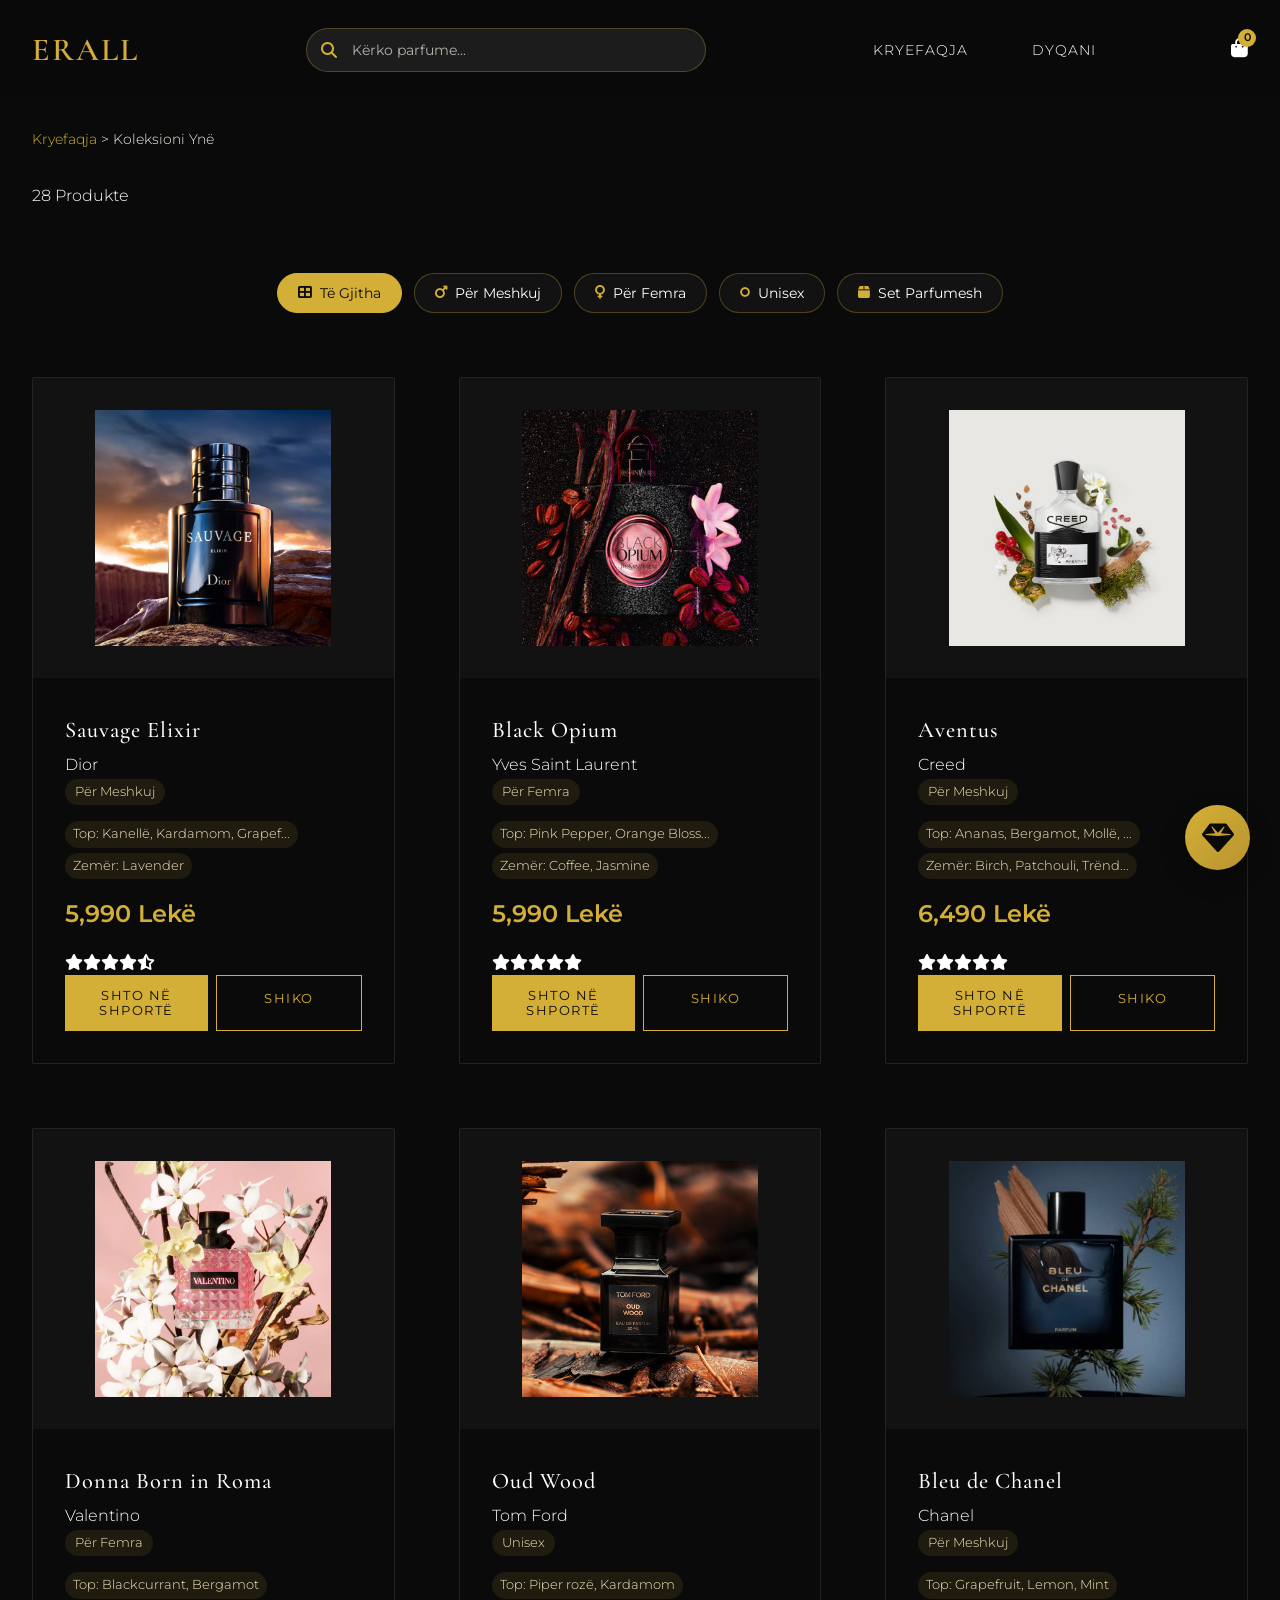
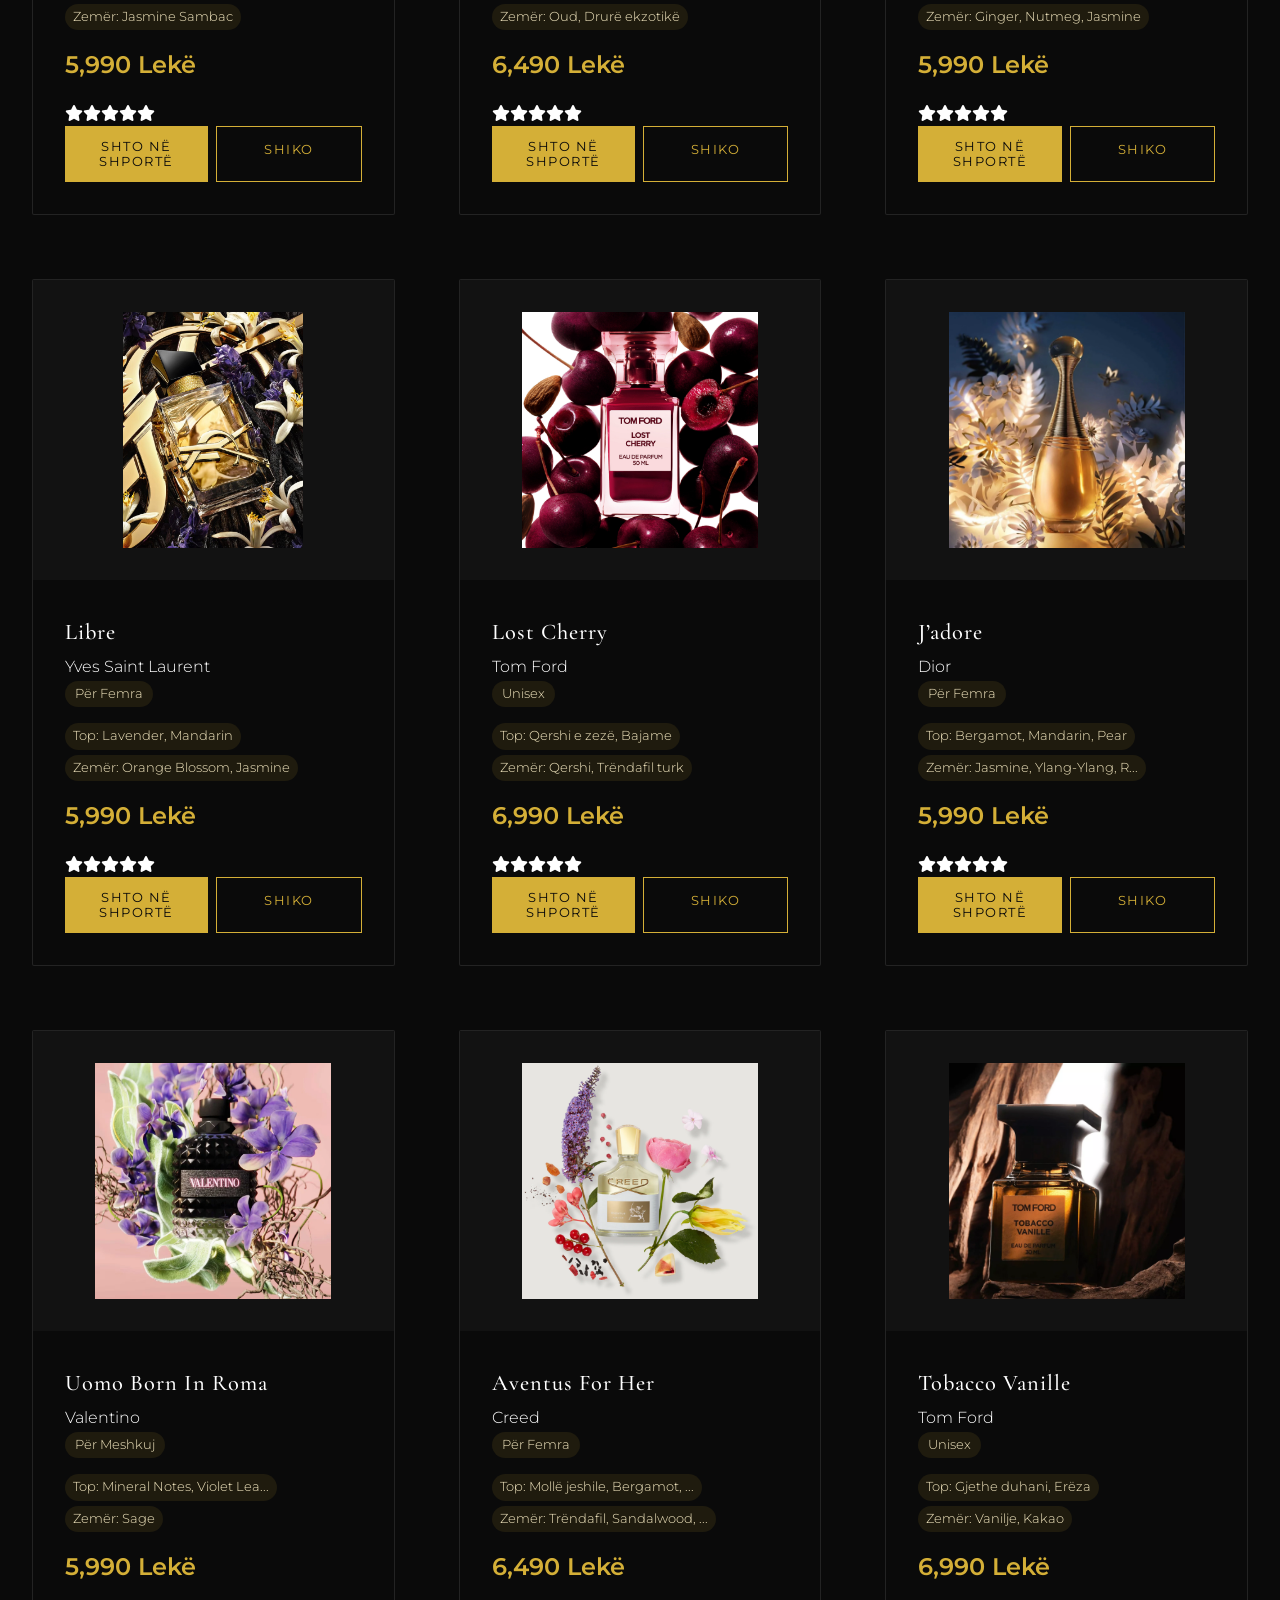
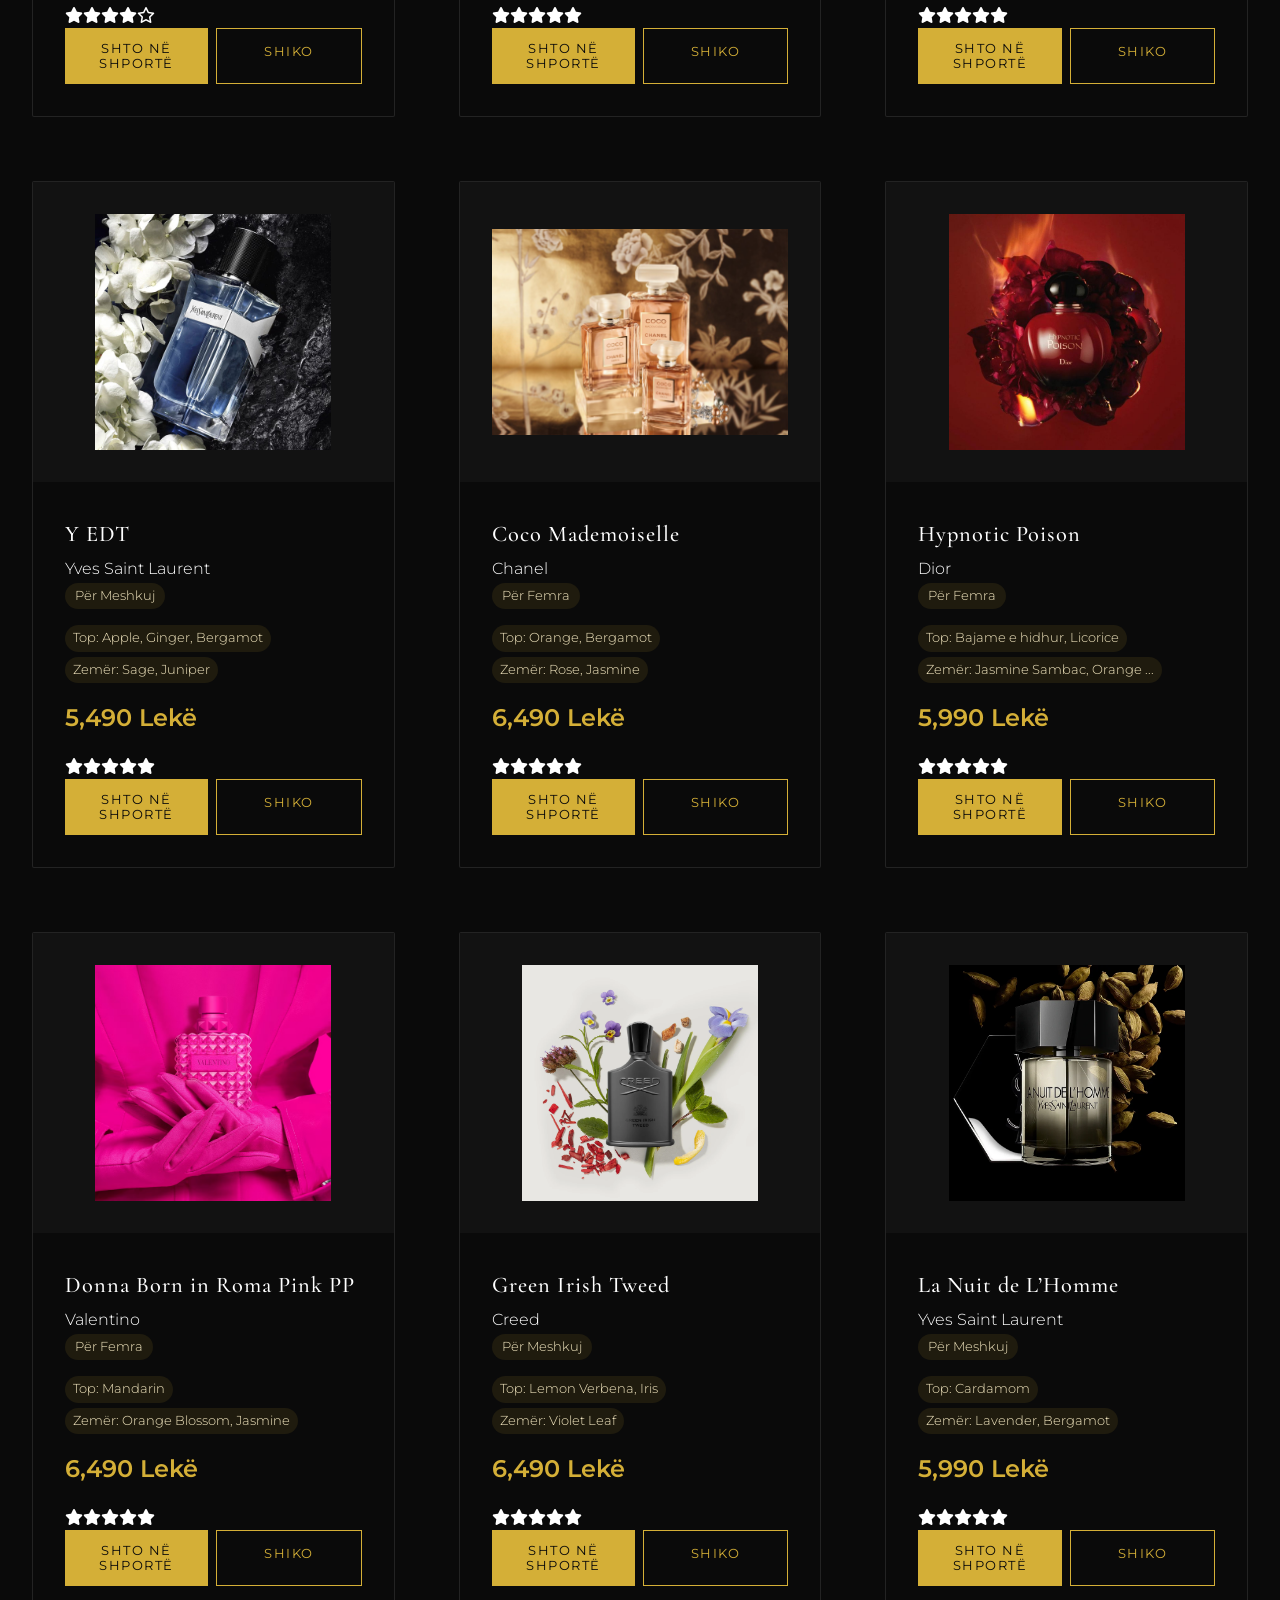
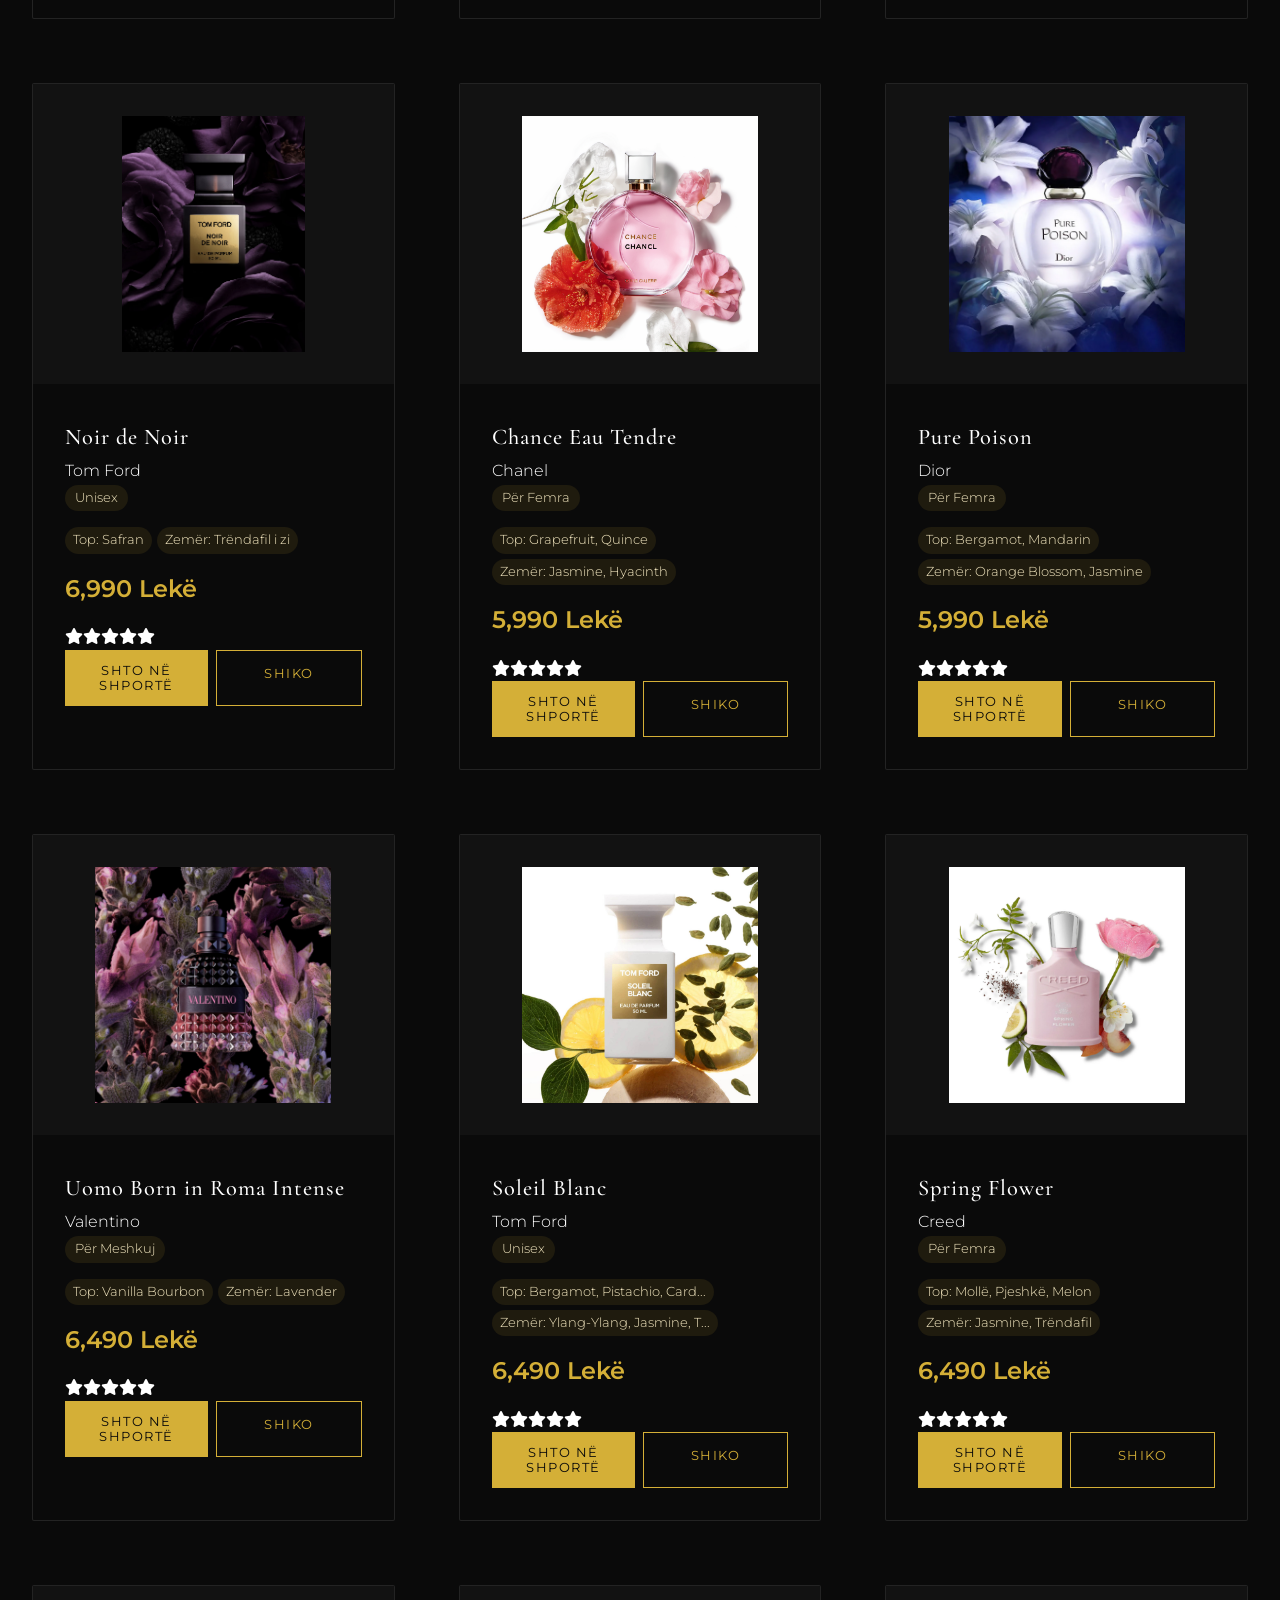
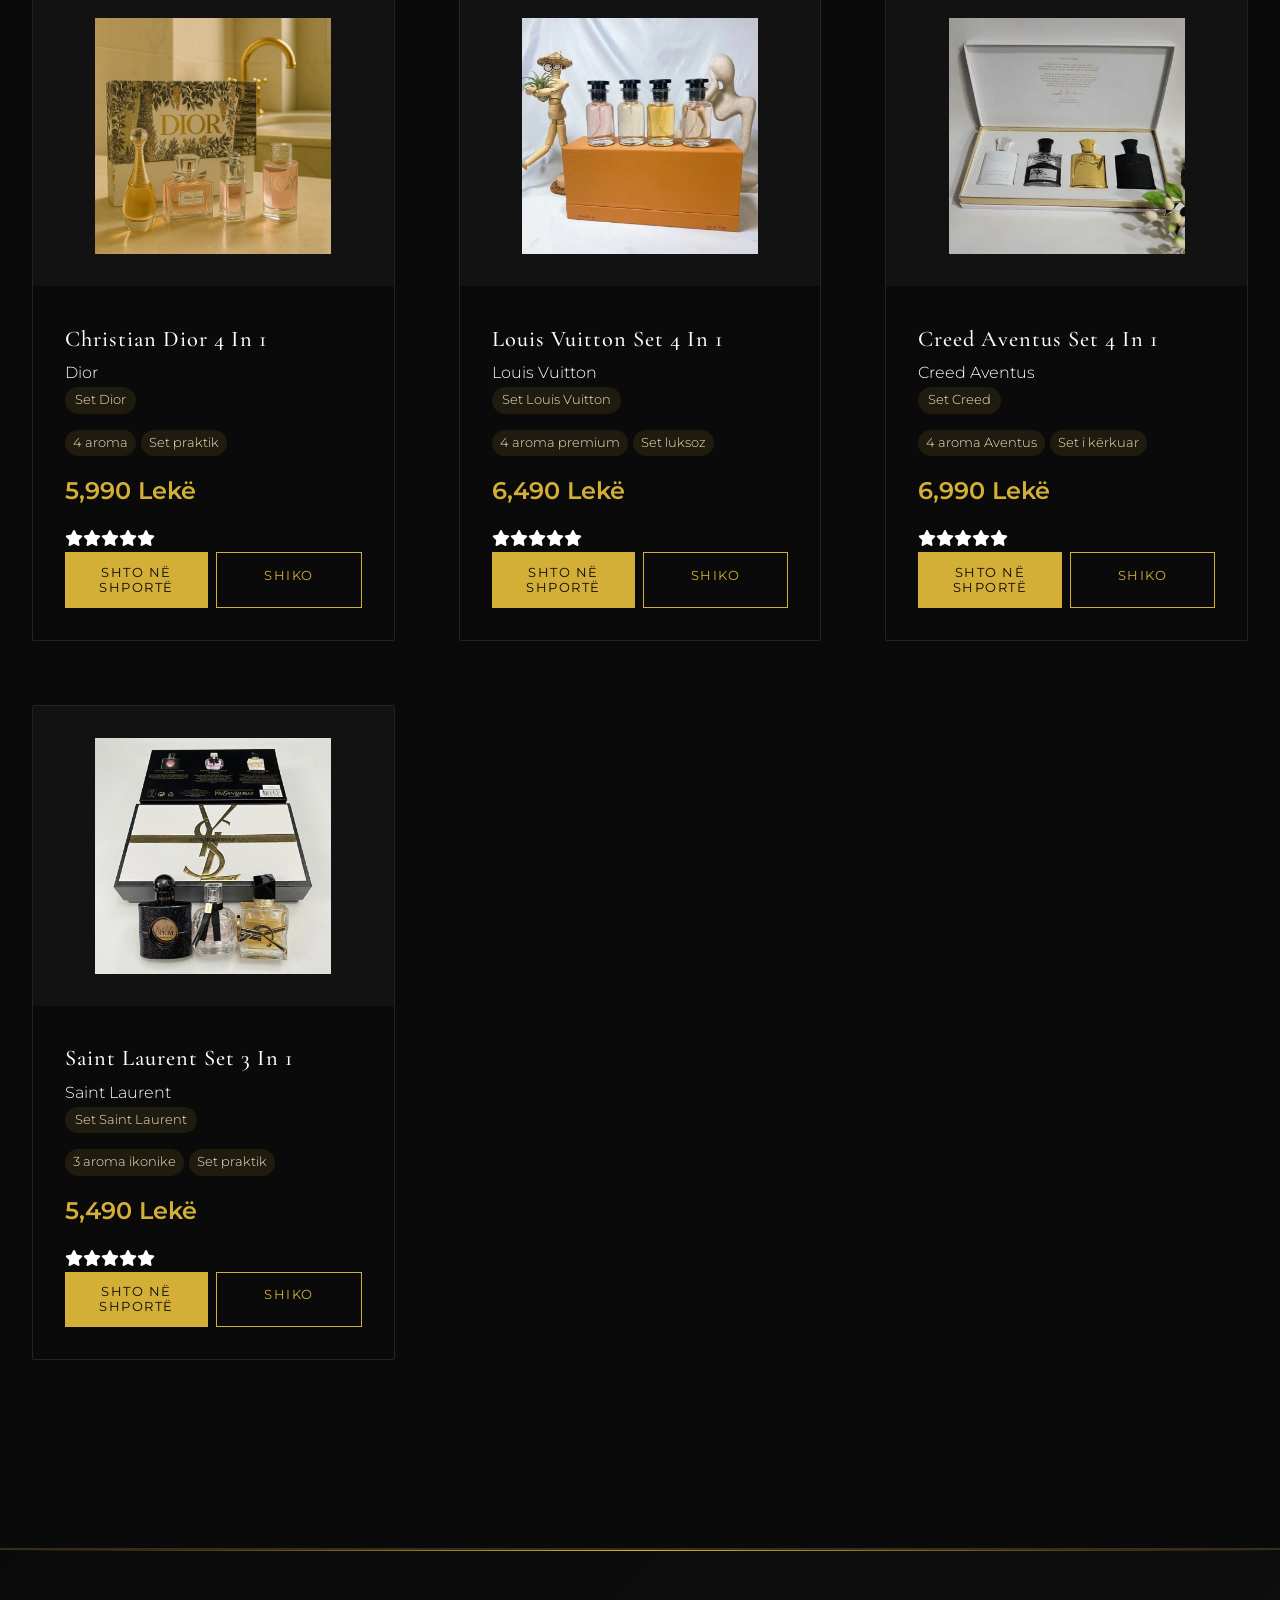
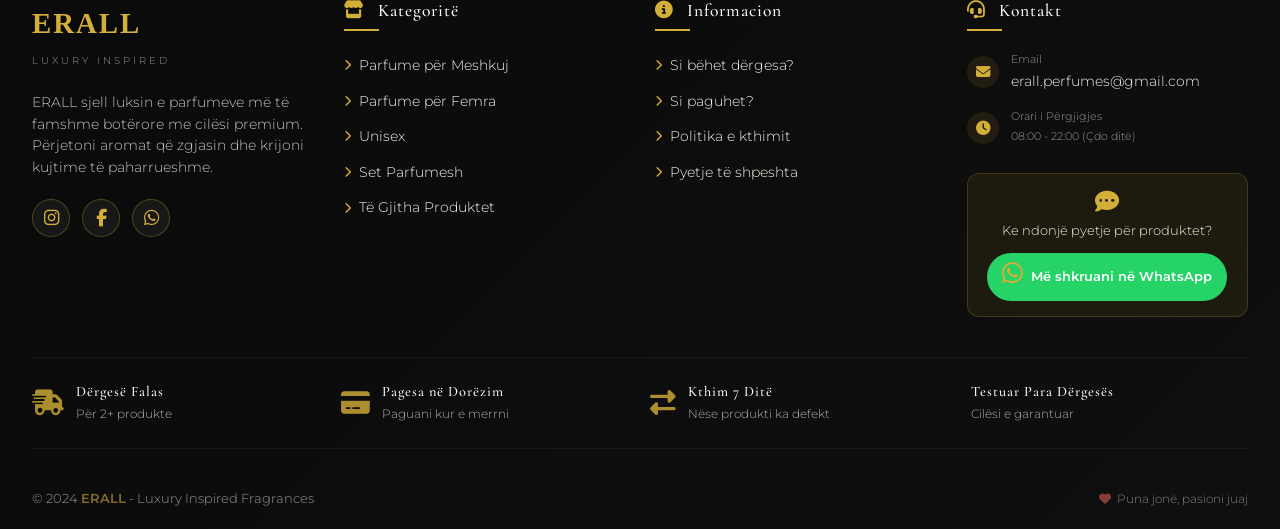
<file: ERALL/shop.html>
<!DOCTYPE html>
<html lang="sq">

<head>
    <meta charset="UTF-8">
    <meta name="viewport" content="width=device-width, initial-scale=1.0">
    <title>ERALL Luxury Fragrances</title>
    <link rel="stylesheet" href="css/style.css">
    <link rel="icon" href="images/img.png">
    <link rel="stylesheet" href="https://cdnjs.cloudflare.com/ajax/libs/font-awesome/6.4.0/css/all.min.css">
    <link
        href="https://fonts.googleapis.com/css2?family=Cormorant+Garamond:wght@300;400;500;600;700&family=Montserrat:wght@100;200;300;400;500&display=swap"
        rel="stylesheet">
    <meta name="description"
        content="Shfleto koleksionin tonë të plotë të parfumeve luksoze të frymëzuara. Parfume për meshkuj, femra dhe unisex.">
</head>

<body>
    <!-- Navbar -->
    <div id="navbar-container"></div>

    <!-- Shop Page -->
    <main class="shop-page">
        <div class="container">
            <!-- Breadcrumbs -->
            <div class="breadcrumbs">
                <a href="index.html">Kryefaqja</a> >
                <span></span>Koleksioni <span>Ynë
            </div>

            <div class="shop-header">
                <div class="shop-stats">
                    <span id="product-count">0 Produkte</span>
                </div>
            </div>

            <!-- Shop Filter - Versioni i Përmirësuar -->
            <div class="filter-wrapper">
                <div class="filter-header" onclick="toggleFilterMenu()">
                    <span><i class="fas fa-filter"></i> Filtro produktet</span>
                    <i class="fas fa-chevron-down filter-arrow"></i>
                </div>
                <div class="shop-filter" id="shopFilterMenu">
                    <button class="filter-btn active" data-category="all">
                        <i class="fas fa-th-large"></i> Të Gjitha
                    </button>
                    <button class="filter-btn" data-category="meshkuj">
                        <i class="fas fa-mars"></i> Për Meshkuj
                    </button>
                    <button class="filter-btn" data-category="femra">
                        <i class="fas fa-venus"></i> Për Femra
                    </button>
                    <button class="filter-btn" data-category="unisex">
                        <i class="fas fa-genderless"></i> Unisex
                    </button>
                    <button class="filter-btn" data-category="set">
                        <i class="fas fa-box"></i> Set Parfumesh
                    </button>
                </div>
            </div>

            <!-- Products Grid -->
            <div class="products-grid" id="products-container">
                <!-- Produktet do të ngarkohen me JavaScript -->
            </div>

            <!-- No Products Message -->
            <div class="no-products" id="no-products" style="display: none;">
                <i class="fas fa-search" style="font-size: 3rem; color: var(--color-gold); margin-bottom: 1rem;"></i>
                <h3>Nuk u gjetën produkte</h3>
                <p>Provoni një kategori tjetër ose kthuni te të gjitha produktet.</p>
                <button class="btn btn-secondary" onclick="filterProducts('all')">Shiko Të Gjitha</button>
            </div>
        </div>
    </main>

    <!-- Footer -->
    <div id="footer-container"></div>

    <!-- Cart Sidebar -->
    <div class="cart-overlay" id="cartOverlay">
        <div class="cart-header">
            <h3>Shporta Juaj</h3>
            <button class="cart-close" onclick="toggleCart()">
                <i class="fas fa-times"></i>
            </button>
        </div>
        <div class="cart-items" id="cartItems">
            <!-- Cart items will be loaded here by JavaScript -->
        </div>
        <div class="cart-footer">
            <div class="cart-total">
                <span>Totali:</span>
                <span class="cart-total-amount" id="cartTotal">0 Lekë</span>
            </div>
            <button class="btn btn-primary" style="width: 100%;" onclick="checkout()">Vazhdo me checkout</button>
        </div>
    </div>

    <!-- Notification -->
    <div class="notification" id="notification">
        Produkti u shtua në shportë!
    </div>

    <script src="js/main.js"></script>
    <script src="js/products.js"></script>
    <script src="js/search.js"></script>
    <script src="js/cart.js"></script>
    <script src="js/shop.js"></script>
    <script>
        // Ngarko komponentët
        loadComponent('navbar-container', 'components/navbar.html');
        loadComponent('footer-container', 'components/footer.html');

        // Ngarko produktet bazuar në URL
        document.addEventListener('DOMContentLoaded', function () {
            const urlParams = new URLSearchParams(window.location.search);
            const category = urlParams.get('category') || 'all';
            filterProducts(category);
            updateCartCount();
        });
    </script>
    <style>
        :root {
            --chat-dark: #0a0a0a;
            --chat-darker: #050505;
            --chat-gold: #D4AF37;
            --chat-gold-light: #e8c45e;
            --chat-beige: #e8e0d5;
            --chat-border: rgba(212, 175, 55, 0.2);
            --chat-glass: rgba(10, 10, 10, 0.95);
            --chat-white: #ffffff;
            --chat-gray: #888888;
        }

        /* Floating Button - z-index shumë i lartë */
        .chat-float-btn {
            position: fixed;
            bottom: 30px;
            right: 30px;
            width: 65px;
            height: 65px;
            background: linear-gradient(135deg, var(--chat-gold) 0%, #b8942e 100%);
            border-radius: 50%;
            display: flex;
            align-items: center;
            justify-content: center;
            cursor: pointer;
            z-index: 999999;
            box-shadow: 0 8px 25px rgba(0, 0, 0, 0.3), 0 0 0 0 rgba(212, 175, 55, 0.4);
            transition: all 0.3s ease;
            animation: pulse-glow 2s infinite;
        }

        .chat-float-btn:hover {
            transform: scale(1.08);
            box-shadow: 0 10px 30px rgba(212, 175, 55, 0.4);
        }

        .chat-float-btn i {
            font-size: 32px;
            color: #0a0a0a;
        }

        @keyframes pulse-glow {
            0% {
                box-shadow: 0 8px 25px rgba(0, 0, 0, 0.3), 0 0 0 0 rgba(212, 175, 55, 0.4);
            }

            70% {
                box-shadow: 0 8px 25px rgba(0, 0, 0, 0.3), 0 0 0 12px rgba(212, 175, 55, 0);
            }

            100% {
                box-shadow: 0 8px 25px rgba(0, 0, 0, 0.3), 0 0 0 0 rgba(212, 175, 55, 0);
            }
        }

        /* Chat Widget - z-index më i lartë se gjithçka */
        .chat-widget {
            position: fixed;
            bottom: 110px;
            right: 30px;
            width: 460px;
            height: 650px;
            max-height: 80vh;
            background: var(--chat-glass);
            backdrop-filter: blur(20px);
            border-radius: 28px;
            border: 1px solid var(--chat-border);
            box-shadow: 0 25px 50px -12px rgba(0, 0, 0, 0.5);
            display: flex;
            flex-direction: column;
            overflow: hidden;
            z-index: 999999;
            transition: all 0.3s cubic-bezier(0.4, 0, 0.2, 1);
            transform: scale(0);
            opacity: 0;
            transform-origin: bottom right;
            pointer-events: none;
            font-family: 'Montserrat', 'Segoe UI', sans-serif;
        }

        .chat-widget.open {
            transform: scale(1);
            opacity: 1;
            pointer-events: all;
        }

        /* Header */
        .chat-header {
            background: linear-gradient(135deg, #0f0f0f 0%, #050505 100%);
            padding: 18px 20px;
            border-bottom: 1px solid var(--chat-border);
            display: flex;
            justify-content: space-between;
            align-items: center;
            flex-shrink: 0;
        }

        .chat-header-left {
            display: flex;
            align-items: center;
            gap: 12px;
        }

        .chat-avatar {
            width: 42px;
            height: 42px;
            background: linear-gradient(135deg, var(--chat-gold), #b8942e);
            border-radius: 50%;
            display: flex;
            align-items: center;
            justify-content: center;
        }

        .chat-avatar i {
            font-size: 22px;
            color: #0a0a0a;
        }

        .chat-header-info h4 {
            margin: 0;
            font-size: 1rem;
            font-weight: 600;
            color: var(--chat-gold);
            letter-spacing: 1px;
        }

        .chat-header-info p {
            margin: 3px 0 0;
            font-size: 0.7rem;
            color: var(--chat-beige);
            opacity: 0.7;
        }

        .api-status {
            font-size: 0.65rem;
            margin-top: 2px;
            color: #4CAF50;
        }

        /* Butoni Close - i rregulluar për klikueshmëri */
        .chat-close {
            background: rgba(255, 255, 255, 0.1);
            border: none;
            color: var(--chat-beige);
            font-size: 20px;
            width: 36px;
            height: 36px;
            border-radius: 50%;
            cursor: pointer;
            transition: all 0.2s;
            display: flex;
            align-items: center;
            justify-content: center;
        }

        .chat-close:hover {
            background: rgba(212, 175, 55, 0.3);
            color: var(--chat-gold);
            transform: rotate(90deg);
        }

        /* Messages Area */
        .chat-messages {
            flex: 1;
            overflow-y: auto;
            padding: 20px;
            display: flex;
            flex-direction: column;
            gap: 16px;
            scroll-behavior: smooth;
        }

        .chat-messages::-webkit-scrollbar {
            width: 5px;
        }

        .chat-messages::-webkit-scrollbar-track {
            background: rgba(255, 255, 255, 0.05);
            border-radius: 10px;
        }

        .chat-messages::-webkit-scrollbar-thumb {
            background: var(--chat-gold);
            border-radius: 10px;
        }

        /* Message Bubbles */
        .message {
            max-width: 95%;
            animation: fadeInUp 0.3s ease;
        }

        .message.bot {
            align-self: flex-start;
        }

        .message.user {
            align-self: flex-end;
        }

        .bubble {
            padding: 12px 16px;
            border-radius: 20px;
            font-size: 0.85rem;
            line-height: 1.5;
            word-wrap: break-word;
            white-space: pre-wrap;
        }

        .bot .bubble {
            background: rgba(30, 30, 35, 0.95);
            border: 1px solid rgba(212, 175, 55, 0.25);
            border-radius: 20px 20px 20px 4px;
            color: var(--chat-beige);
        }

        .user .bubble {
            background: linear-gradient(135deg, var(--chat-gold), #b8942e);
            color: #0a0a0a;
            border-radius: 20px 20px 4px 20px;
            font-weight: 500;
        }

        .message-time {
            font-size: 0.6rem;
            margin-top: 5px;
            opacity: 0.5;
            color: var(--chat-gray);
        }

        /* Typing Indicator */
        .typing-indicator {
            display: flex;
            gap: 5px;
            padding: 10px 16px;
            background: rgba(30, 30, 35, 0.9);
            border-radius: 20px;
            width: fit-content;
            border: 1px solid rgba(212, 175, 55, 0.25);
        }

        .typing-indicator span {
            width: 8px;
            height: 8px;
            background: var(--chat-gold);
            border-radius: 50%;
            animation: typing 1.4s infinite;
        }

        .typing-indicator span:nth-child(2) {
            animation-delay: 0.2s;
        }

        .typing-indicator span:nth-child(3) {
            animation-delay: 0.4s;
        }

        @keyframes typing {

            0%,
            60%,
            100% {
                transform: translateY(0);
                opacity: 0.4;
            }

            30% {
                transform: translateY(-8px);
                opacity: 1;
            }
        }

        @keyframes fadeInUp {
            from {
                opacity: 0;
                transform: translateY(10px);
            }

            to {
                opacity: 1;
                transform: translateY(0);
            }
        }

        /* Product Card */
        .chat-product-card {
            background: rgba(20, 20, 25, 0.98);
            border-radius: 16px;
            margin-top: 12px;
            margin-bottom: 8px;
            padding: 12px;
            border: 1px solid rgba(212, 175, 55, 0.3);
            display: flex;
            gap: 12px;
            transition: 0.2s;
        }

        .chat-product-card:hover {
            transform: translateX(5px);
            border-color: var(--chat-gold);
        }

        .chat-product-card img {
            width: 65px;
            height: 65px;
            object-fit: cover;
            border-radius: 10px;
            background: #1a1a1a;
        }

        .chat-product-info {
            flex: 1;
        }

        .chat-product-info h4 {
            margin: 0 0 4px;
            font-size: 0.9rem;
            color: var(--chat-gold);
        }

        .chat-product-info .brand {
            font-size: 0.7rem;
            color: var(--chat-beige);
            opacity: 0.7;
        }

        .chat-product-info .price {
            font-size: 0.8rem;
            font-weight: 600;
            color: var(--chat-white);
            margin: 5px 0;
        }

        .product-badge {
            display: inline-block;
            background: rgba(212, 175, 55, 0.2);
            padding: 2px 8px;
            border-radius: 12px;
            font-size: 0.65rem;
            margin-right: 5px;
            margin-bottom: 4px;
            color: var(--chat-gold);
        }

        .product-card-actions {
            display: flex;
            gap: 8px;
            margin-top: 6px;
        }

        .chat-btn-sm {
            background: rgba(212, 175, 55, 0.2);
            border: 1px solid var(--chat-gold);
            padding: 5px 12px;
            border-radius: 20px;
            font-size: 0.7rem;
            color: var(--chat-gold);
            cursor: pointer;
            transition: 0.2s;
            font-weight: 500;
        }

        .chat-btn-sm:hover {
            background: var(--chat-gold);
            color: #0a0a0a;
        }

        .chat-btn-primary-sm {
            background: var(--chat-gold);
            border: none;
            color: #0a0a0a;
        }

        .chat-btn-primary-sm:hover {
            background: var(--chat-gold-light);
        }

        /* Quick Replies */
        .quick-replies {
            display: flex;
            flex-wrap: wrap;
            gap: 8px;
            margin-top: 12px;
        }

        .quick-reply {
            background: rgba(212, 175, 55, 0.15);
            border: 1px solid rgba(212, 175, 55, 0.4);
            padding: 6px 14px;
            border-radius: 25px;
            font-size: 0.7rem;
            color: var(--chat-gold);
            cursor: pointer;
            transition: 0.2s;
        }

        .quick-reply:hover {
            background: var(--chat-gold);
            color: #0a0a0a;
        }

        /* Input Area */
        .chat-input-area {
            padding: 15px 20px;
            background: rgba(10, 10, 10, 0.98);
            border-top: 1px solid var(--chat-border);
            display: flex;
            gap: 10px;
            align-items: center;
            flex-shrink: 0;
        }

        .chat-input-area input {
            flex: 1;
            background: rgba(30, 30, 35, 0.9);
            border: 1px solid var(--chat-border);
            border-radius: 30px;
            padding: 12px 18px;
            color: var(--chat-white);
            font-size: 0.85rem;
            outline: none;
            transition: 0.2s;
        }

        /* RREGULLIMI PËR MOBILE - parandalon zoom-in automatik */
        @media (max-width: 768px) {
            .chat-input-area input {
                font-size: 16px !important;
                /* 16px është minimumi për të shmangur zoom-in në iOS */
            }
        }

        .chat-input-area input:focus {
            border-color: var(--chat-gold);
        }

        .chat-send-btn {
            background: var(--chat-gold);
            border: none;
            width: 42px;
            height: 42px;
            border-radius: 50%;
            display: flex;
            align-items: center;
            justify-content: center;
            cursor: pointer;
            transition: 0.2s;
        }

        .chat-send-btn i {
            color: #0a0a0a;
            font-size: 18px;
        }

        .chat-send-btn:hover {
            background: var(--chat-gold-light);
            transform: scale(1.05);
        }

        /* Responsive */
        @media (max-width: 768px) {
            .chat-widget {
                width: calc(100vw - 40px);
                max-width: 460px;
                height: 70vh;
                right: 20px;
                bottom: 90px;
            }
        }

        @media (max-width: 480px) {
            .chat-widget {
                width: calc(100vw - 30px);
                right: 15px;
                bottom: 85px;
            }

            .chat-float-btn {
                width: 55px;
                height: 55px;
                bottom: 20px;
                right: 20px;
            }

            .chat-float-btn i {
                font-size: 26px;
            }
        }
    </style>
    </head>

    <body>

        <div class="chat-float-btn" id="chatFloatBtn">
            <i class="fas fa-gem"></i>
        </div>

        <div class="chat-widget" id="chatWidget">
            <div class="chat-header">
                <div class="chat-header-left">
                    <div class="chat-avatar">
                        <i class="fas fa-crown"></i>
                    </div>
                    <div class="chat-header-info">
                        <h4>ERALL AI</h4>
                        <p>Perfume Expert · Premium</p>
                        <div class="api-status" id="apiStatus">✨ AI Online</div>
                    </div>
                </div>
                <button class="chat-close" id="chatCloseBtn">
                    <i class="fas fa-times"></i>
                </button>
            </div>
            <div class="chat-messages" id="chatMessages"></div>
            <div class="chat-input-area">
                <input type="text" id="chatInput" placeholder="Shkruani mesazhin tuaj..." autocomplete="off">
                <button class="chat-send-btn" id="chatSendBtn">
                    <i class="fas fa-arrow-up"></i>
                </button>
            </div>
        </div>

        <script>
            (function () {
                const API_PROVIDER = 'GROQ';
                const GROQ_API_KEY = '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';

                let chatHistory = [];
                let chatMessages = [];
                let isTyping = false;

                const messagesContainer = document.getElementById('chatMessages');
                const chatInput = document.getElementById('chatInput');
                const sendBtn = document.getElementById('chatSendBtn');
                const floatBtn = document.getElementById('chatFloatBtn');
                const closeBtn = document.getElementById('chatCloseBtn');
                const widget = document.getElementById('chatWidget');

                // ============================================================
                // FUNKSIONI PËR API (GROQ)
                // ============================================================
                async function callAIAPI(userMessage, conversationHistory) {
                    const products = getProductsData();
                    if (products.length === 0) {
                        return { success: false, error: "No products found" };
                    }

                    // Lista e produkteve për AI (më e detajuar)
                    const productListStr = products.map(p => `
ID: ${p.id} | Emri: ${p.name} | Brand: ${p.inspired} | Çmimi: ${p.price} Lekë | Nota: ${p.notes.join(', ')} | Longevity: ${p.longevity}% | Projeksioni: ${p.projection}% | Kategoria: ${p.categoryDisplay}`).join('\n');

                    const systemPrompt = `Ti je "ERALL AI", asistent ekspert për parfume luksoze. Detyra jote është të rekomandosh produkte VETËM nga lista e mëposhtme.

RREGULLA TË RIGOROZTA:
1. Për ÇDO rekomandim, trego ID-në në format [ID: numri] MENJËHERË pas emrit të produktit.
2. Pasi të kesh listuar të gjitha rekomandimet, në fund shto një rresht me fjalën: <<<PRODUCT_CARD>>>
3. Rekomando 4-6 produkte për çdo pyetje.
4. Përdor këtë strukturë për secilin produkt:
   **Numri. Emri i Produktit** [ID: id] - Çmimi Lekë
   - Arsyeja pse përshtatet (1 rresht)

SHEMBULL I SAKTË:
**1. Bleu de Chanel** [ID: 7] - 5990 Lekë
- Fresh dhe elegant, longevity 80%, perfekt për verë.

**2. Y EDT** [ID: 17] - 5490 Lekë
- Energjik dhe i freskët, ideal për përdorim ditor.

<<<PRODUCT_CARD>>>

Përgjigju gjithmonë në shqip, ton profesional por mikpritës. Mos shto tekst jashtë këtij formati.

LISTA E PRODUKTEVE:
${productListStr}`;

                    try {
                        const response = await fetch('https://api.groq.com/openai/v1/chat/completions', {
                            method: 'POST',
                            headers: {
                                'Authorization': `Bearer ${GROQ_API_KEY}`,
                                'Content-Type': 'application/json'
                            },
                            body: JSON.stringify({
                                model: 'llama-3.3-70b-versatile',
                                messages: [
                                    { role: 'system', content: systemPrompt },
                                    ...conversationHistory,
                                    { role: 'user', content: userMessage }
                                ],
                                temperature: 0.6,
                                max_tokens: 1200  // Rritur për më shumë produkte
                            })
                        });

                        if (!response.ok) throw new Error(`API status ${response.status}`);
                        const data = await response.json();
                        const aiResponse = data.choices[0].message.content;

                        const statusEl = document.getElementById('apiStatus');
                        if (statusEl) {
                            statusEl.innerHTML = '✨ AI Online';
                            statusEl.style.color = '#4CAF50';
                        }

                        return { success: true, response: aiResponse };
                    } catch (error) {
                        console.error('API error:', error);
                        const statusEl = document.getElementById('apiStatus');
                        if (statusEl) {
                            statusEl.innerHTML = '⚠️ Fallback Mode';
                            statusEl.style.color = '#ffc107';
                        }
                        return { success: false, error: error.message };
                    }
                }

                function getProductsData() {
                    if (typeof products !== 'undefined' && Array.isArray(products)) {
                        return products;
                    }
                    return [];
                }

                // ============================================================
                // FALLBACK LOGJIKA (nëse API dështon)
                // ============================================================
                function getFallbackRecommendations(userMessage) {
                    const products = getProductsData();
                    if (products.length === 0) {
                        return "Përshëndetje! 🎯\n\nUnë jam asistenti i ERALL. Për të marrë rekomandime, sigurohu që faqja të jetë ngarkuar plotësisht.\n\n🎀 **ERALL** - Luks i vërtetë me çmim të arsyeshëm.";
                    }

                    const lowerMsg = userMessage.toLowerCase();
                    let filtered = [...products];

                    if (lowerMsg.includes('verë') || lowerMsg.includes('summer') || lowerMsg.includes('fresh')) {
                        filtered = filtered.filter(p => {
                            const notes = p.notes.join(' ').toLowerCase();
                            return notes.includes('fresh') || notes.includes('citrus') || notes.includes('bergamot');
                        });
                    }
                    if (lowerMsg.includes('dimër') || lowerMsg.includes('winter')) {
                        filtered = filtered.filter(p => {
                            const notes = p.notes.join(' ').toLowerCase();
                            return notes.includes('sweet') || notes.includes('vanilla') || notes.includes('spicy');
                        });
                    }
                    if (lowerMsg.includes('longevity') || lowerMsg.includes('zgjat')) {
                        filtered = filtered.filter(p => p.longevity >= 80);
                    }
                    if (lowerMsg.includes('buxhet') || lowerMsg.match(/\d+/)) {
                        const budgetMatch = lowerMsg.match(/(\d+)/);
                        if (budgetMatch) {
                            const budget = parseInt(budgetMatch[0]);
                            filtered = filtered.filter(p => p.price <= budget + 500);
                        }
                    }

                    // Gjithmonë merr të paktën 5 produkte nëse ka
                    filtered = filtered.slice(0, 6);

                    let response = "🎯 **Rekomandimet e mia për ty** 🎯\n\n";
                    filtered.forEach((p, idx) => {
                        response += `**${idx + 1}. ${p.name}** [ID: ${p.id}] - ${p.price.toLocaleString()} Lekë\n`;
                        response += `- ${p.notes.slice(0, 2).join(', ')}. Longevity ${p.longevity}%.\n\n`;
                    });
                    response += `<<<PRODUCT_CARD>>>`;
                    return response;
                }

                // ============================================================
                // RREGULLI I RI: PA SCROLL AUTOMATIK + PARSIM I PLOTË I ID-ve
                // ============================================================
                let userScrolledManually = false;

                messagesContainer.addEventListener('scroll', () => {
                    userScrolledManually = true;
                });

                function addMessage(text, sender, productCardData = null) {
                    const messageObj = { text, sender, timestamp: new Date(), productCard: productCardData };
                    chatMessages.push(messageObj);

                    if (sender === 'user') {
                        chatHistory.push({ role: 'user', content: text });
                    } else if (sender === 'bot' && !productCardData && text && text.length > 0) {
                        // Ruaj vetëm përgjigjet pa kartela për historikun
                        chatHistory.push({ role: 'assistant', content: text.substring(0, 800) });
                    }

                    renderMessage(messageObj);
                }

                function renderMessage(msg) {
                    const div = document.createElement('div');
                    div.className = `message ${msg.sender}`;
                    const timeStr = new Date(msg.timestamp).toLocaleTimeString([], { hour: '2-digit', minute: '2-digit' });

                    let content = `<div class="bubble">${(msg.text || '').replace(/\n/g, '<br>')}</div>`;

                    if (msg.productCard) {
                        content += `
                    <div class="chat-product-card">
                        <img src="${msg.productCard.image || 'images/comingsoon.avif'}" onerror="this.src='images/comingsoon.avif'">
                        <div class="chat-product-info">
                            <h4>${msg.productCard.name}</h4>
                            <div class="brand">${msg.productCard.inspired || ''}</div>
                            <div class="price">${(msg.productCard.price || 0).toLocaleString()} Lekë</div>
                            <div class="product-card-actions">
                                <button class="chat-btn-sm" onclick="viewProduct(${msg.productCard.id})">🔍 Shiko</button>
                                <button class="chat-btn-sm chat-btn-primary-sm" onclick="addToCartFromChat(${msg.productCard.id})">🛒 Shto</button>
                            </div>
                        </div>
                    </div>
                `;
                    }

                    content += `<div class="message-time">${timeStr}</div>`;
                    div.innerHTML = content;
                    messagesContainer.appendChild(div);
                }

                function showTyping() {
                    if (isTyping) return;
                    isTyping = true;
                    const typingDiv = document.createElement('div');
                    typingDiv.className = 'message bot typing-message';
                    typingDiv.id = 'typingIndicator';
                    typingDiv.innerHTML = `<div class="typing-indicator"><span></span><span></span><span></span></div>`;
                    messagesContainer.appendChild(typingDiv);
                }

                function hideTyping() {
                    const typingEl = document.getElementById('typingIndicator');
                    if (typingEl) typingEl.remove();
                    isTyping = false;
                }

                async function sendMessage() {
                    const text = chatInput.value.trim();
                    if (!text) return;

                    addMessage(text, 'user');
                    chatInput.value = '';

                    showTyping();

                    const apiResult = await callAIAPI(text, chatHistory.slice(-10));

                    hideTyping();

                    let aiResponseText = "";
                    if (apiResult.success && apiResult.response) {
                        aiResponseText = apiResult.response;
                    } else {
                        aiResponseText = getFallbackRecommendations(text);
                    }

                    // ========================================================
                    // PARSIM I PLOTË: Nxjerr të GJITHA ID-të nga përgjigja
                    // ========================================================
                    // 1. Nxjerr të gjitha ID-të duke kërkuar [ID: numri]
                    const allIds = [];
                    const idRegex = /\[ID:\s*(\d+)\]/gi;
                    let match;
                    while ((match = idRegex.exec(aiResponseText)) !== null) {
                        const id = parseInt(match[1]);
                        if (!allIds.includes(id)) {
                            allIds.push(id);
                        }
                    }

                    // 2. Nëse nuk ka ID, provo të kërkosh numra pas fjalës "ID" ose thjesht numra të izoluar?
                    if (allIds.length === 0) {
                        // Fallback: kërko çdo numër që mund të jetë ID (1-50)
                        const numRegex = /\b([1-9][0-9]?)\b/g;
                        while ((match = numRegex.exec(aiResponseText)) !== null) {
                            const id = parseInt(match[1]);
                            if (id >= 1 && id <= 50 && !allIds.includes(id)) {
                                allIds.push(id);
                            }
                        }
                    }

                    // 3. Përgatit tekstin pa ndarësit <<<PRODUCT_CARD>>>
                    let cleanText = aiResponseText.replace(/<<<PRODUCT_CARD>>>/g, '');
                    // Heq linjat e zbrazëta të tepërta
                    cleanText = cleanText.replace(/\n{3,}/g, '\n\n').trim();

                    // Shto tekstin e përgjigjes (pa kartelat)
                    if (cleanText) {
                        addMessage(cleanText, 'bot');
                    }

                    // 4. Shfaq kartelat për secilën ID unike
                    const products = getProductsData();
                    const addedProductIds = new Set(); // për të shmangur dublikatat në rast se e kemi shtuar tashmë

                    for (const productId of allIds) {
                        if (addedProductIds.has(productId)) continue;
                        const product = products.find(p => p.id === productId);
                        if (product) {
                            addMessage('', 'bot', product);
                            addedProductIds.add(productId);
                            await new Promise(r => setTimeout(r, 60)); // vonesë e lehtë për animacion
                        }
                    }

                    // Nëse nuk u gjet asnjë ID (asnjë kartelë), por përgjigja përmban tekst, mundohemi të gjejmë produkte të ngjashme sipas emrit
                    if (allIds.length === 0 && cleanText.length > 0) {
                        // Kërko emra produktesh në tekst
                        const productNames = products.map(p => p.name.toLowerCase());
                        let foundAny = false;
                        for (const product of products) {
                            if (cleanText.toLowerCase().includes(product.name.toLowerCase())) {
                                if (!addedProductIds.has(product.id)) {
                                    addMessage('', 'bot', product);
                                    addedProductIds.add(product.id);
                                    foundAny = true;
                                    await new Promise(r => setTimeout(r, 60));
                                }
                            }
                        }
                        // Nëse prapë asgjë, shto 3 bestsellers si sugjerim
                        if (!foundAny) {
                            const bestsellers = products.filter(p => p.bestseller).slice(0, 3);
                            for (const product of bestsellers) {
                                addMessage('', 'bot', product);
                                await new Promise(r => setTimeout(r, 60));
                            }
                        }
                    }

                    addQuickSuggestions();
                }

                function addQuickSuggestions() {
                    const oldReplies = messagesContainer.querySelectorAll('.quick-replies');
                    oldReplies.forEach(el => el.remove());

                    const suggestions = [
                        "🌸 Parfume për verë që zgjasin gjatë",
                        "💼 Aroma të lehta për zyrë",
                        "⭐ Më të shiturit (bestsellers)",
                        "🌙 Parfum romantik për mbrëmje",
                        "💰 Buxhet nën 6000 Lekë"
                    ];
                    const suggestionDiv = document.createElement('div');
                    suggestionDiv.className = 'quick-replies';
                    suggestions.forEach(sug => {
                        const btn = document.createElement('span');
                        btn.className = 'quick-reply';
                        btn.innerText = sug;
                        btn.onclick = () => {
                            chatInput.value = sug;
                            sendMessage();
                        };
                        suggestionDiv.appendChild(btn);
                    });
                    messagesContainer.appendChild(suggestionDiv);
                }

                function showWelcome() {
                    const welcomeText = "✨ **Mirësevjen në ERALL** ✨\n\nUnë jam asistenti yt për parfume luksoze. Më trego çfarë kërkoni dhe unë do të gjej aromën perfekte!\n\n💬 *Shembull: Dua parfum për verë që zgjat gjithë ditën*";
                    addMessage(welcomeText, 'bot');
                    addQuickSuggestions();
                }

                // Event Listeners
                floatBtn.addEventListener('click', () => {
                    widget.classList.add('open');
                    if (chatMessages.length === 0) showWelcome();
                });

                closeBtn.addEventListener('click', (e) => {
                    e.stopPropagation();
                    widget.classList.remove('open');
                });

                sendBtn.addEventListener('click', sendMessage);
                chatInput.addEventListener('keypress', (e) => {
                    if (e.key === 'Enter') sendMessage();
                });

                window.viewProduct = function (productId) {
                    window.location.href = `product.html?id=${productId}`;
                };

                window.addToCartFromChat = function (productId) {
                    const productsAll = getProductsData();
                    const product = productsAll.find(p => p.id === productId);
                    if (product) {
                        let cart = JSON.parse(localStorage.getItem('aromexa-cart')) || [];
                        const existing = cart.find(item => item.id === productId);
                        if (existing) existing.quantity += 1;
                        else cart.push({ id: product.id, name: product.name, price: product.price, image: product.image, category: product.categoryDisplay, quantity: 1 });
                        localStorage.setItem('aromexa-cart', JSON.stringify(cart));
                        if (typeof updateCartCount === 'function') updateCartCount();
                        addMessage(`🛍️ **${product.name}** u shtua në shportë!`, 'bot');
                    }
                };
            })();
        </script>
    </body>

</html>
</file>
<file: ERALL/css/style.css>
/* CSS i plotë i organizuar dhe i pastruar */

:root {
    --color-black: #0a0a0a;
    --color-dark: #121212;
    --color-white: #ffffff;
    --color-beige: #f5f1e8;
    --color-gold: #d4af37;
    --color-gold-light: #f4e8c1;
    --color-gold-dark: #a8861e;
    --color-accent: #8a4baf;
    --color-success: #2ecc71;
    --color-error: #e74c3c;
    --spacing-xs: 0.5rem;
    --spacing-sm: 1rem;
    --spacing-md: 2rem;
    --spacing-lg: 4rem;
    --spacing-xl: 8rem;
    --font-serif: 'Cormorant Garamond', serif;
    --font-sans: 'Montserrat', sans-serif;
    --transition: all 0.3s ease;
    --border-radius: 2px;
}

/* Reset & Base */
* {
    margin: 0;
    padding: 0;
    box-sizing: border-box;
}

html {
    scroll-behavior: smooth;
    overflow-x: hidden;
}

body {
    font-family: var(--font-sans);
    font-weight: 300;
    color: var(--color-white);
    background-color: var(--color-black);
    line-height: 1.6;
    overflow-x: hidden;
    min-height: 100vh;
    width: 100%;
}

/* Typography */
h1, h2, h3, h4, h5, h6 {
    font-family: var(--font-serif);
    font-weight: 500;
    letter-spacing: 1px;
    line-height: 1.2;
}

a {
    text-decoration: none;
    color: inherit;
}

/* Layout */
.container {
    width: 100%;
    max-width: 1400px;
    margin: 0 auto;
    padding: 0 var(--spacing-md);
}

.section {
    padding: var(--spacing-xl) 0;
}

.section-title {
    font-size: 3rem;
    text-align: center;
    margin-bottom: var(--spacing-lg);
    color: var(--color-white);
}

.section-title span {
    color: var(--color-gold);
}

.section-subtitle {
    text-align: center;
    max-width: 700px;
    margin: 0 auto var(--spacing-xl);
    color: var(--color-beige);
    font-size: 1.1rem;
    line-height: 1.8;
}

/* Buttons */
.btn {
    display: inline-block;
    padding: 1rem 2.5rem;
    font-family: var(--font-sans);
    font-weight: 400;
    font-size: 0.9rem;
    letter-spacing: 1.5px;
    text-transform: uppercase;
    border: none;
    cursor: pointer;
    transition: var(--transition);
    text-align: center;
}

.btn-primary {
    background-color: var(--color-gold);
    color: var(--color-black);
}

.btn-primary:hover {
    background-color: var(--color-gold-dark);
    transform: translateY(-2px);
    box-shadow: 0 10px 20px rgba(212, 175, 55, 0.2);
}

.btn-secondary {
    background-color: transparent;
    color: var(--color-gold);
    border: 1px solid var(--color-gold);
}

.btn-secondary:hover {
    background-color: rgba(212, 175, 55, 0.1);
    transform: translateY(-2px);
}

.btn-small {
    padding: 0.6rem 1.2rem;
    font-size: 0.8rem;
}

.btn-outline {
    background-color: transparent;
    color: var(--color-white);
    border: 1px solid var(--color-white);
    padding: 0.8rem 1.5rem;
    border-radius: var(--border-radius);
    cursor: pointer;
    transition: var(--transition);
    font-family: var(--font-sans);
    font-size: 0.9rem;
}

.btn-outline:hover {
    background-color: rgba(255, 255, 255, 0.1);
}

/* Navigation */
.navbar {
    position: fixed;
    top: 0;
    left: 0;
    width: 100%;
    padding: 1.5rem 0;
    z-index: 1000;
    background-color: rgba(10, 10, 10, 0.95);
    backdrop-filter: blur(10px);
    transition: var(--transition);
}

.navbar.scrolled {
    padding: 1rem 0;
    box-shadow: 0 5px 20px rgba(0, 0, 0, 0.1);
}

.nav-container {
    display: flex;
    justify-content: space-between;
    align-items: center;
}

.logo {
    font-family: var(--font-serif);
    font-size: 2rem;
    font-weight: 600;
    color: var(--color-gold);
    letter-spacing: 2px;
}

.nav-links {
    display: flex;
    list-style: none;
    gap: var(--spacing-lg);
}

.nav-links a {
    font-size: 0.9rem;
    letter-spacing: 1px;
    text-transform: uppercase;
    position: relative;
    padding-bottom: 5px;
}

.nav-links a::after {
    content: '';
    position: absolute;
    bottom: 0;
    left: 0;
    width: 0;
    height: 1px;
    background-color: var(--color-gold);
    transition: var(--transition);
}

.nav-links a:hover::after {
    width: 100%;
}

.nav-icons {
    display: flex;
    gap: var(--spacing-md);
}

.nav-icons i {
    font-size: 1.2rem;
    cursor: pointer;
    transition: var(--transition);
}

.nav-icons i:hover {
    color: var(--color-gold);
}

.cart-icon {
    position: relative;
    cursor: pointer;
}

.cart-count {
    position: absolute;
    top: -8px;
    right: -8px;
    background-color: var(--color-gold);
    color: var(--color-black);
    font-size: 0.7rem;
    width: 18px;
    height: 18px;
    border-radius: 50%;
    display: flex;
    justify-content: center;
    align-items: center;
    font-weight: 600;
}

.mobile-menu-btn {
    display: none;
    font-size: 1.5rem;
    cursor: pointer;
    background: none;
    border: none;
    color: var(--color-white);
}

/* Hero Section */
.hero {
    height: 100vh;
    background: linear-gradient(135deg, #0a0a0a 0%, #1a1a1a 100%);
    display: flex;
    align-items: center;
    position: relative;
    overflow: hidden;
}

.hero::before {
    content: '';
    position: absolute;
    top: 0;
    left: 0;
    width: 100%;
    height: 100%;
    background: radial-gradient(circle at 70% 50%, rgba(212, 175, 55, 0.1) 0%, rgba(10, 10, 10, 0) 70%);
}

.hero-content {
    position: relative;
    z-index: 2;
    text-align: center;
    max-width: 800px;
    margin: 0 auto;
}

.hero-logo {
    font-family: var(--font-serif);
    font-size: 5.5rem;
    font-weight: 600;
    color: var(--color-gold);
    margin-bottom: var(--spacing-xs);
    letter-spacing: 4px;
}

.hero-subtitle {
    font-family: var(--font-sans);
    font-size: 1.2rem;
    font-weight: 300;
    letter-spacing: 8px;
    text-transform: uppercase;
    margin-bottom: var(--spacing-md);
    color: var(--color-beige);
}

.hero-tagline {
    font-family: var(--font-serif);
    font-size: 2.5rem;
    margin-bottom: var(--spacing-lg);
    color: var(--color-white);
    line-height: 1.2;
}

.hero-buttons {
    display: flex;
    gap: var(--spacing-md);
    justify-content: center;
    margin-top: var(--spacing-lg);
}

.perfume-bottle {
    position: absolute;
    bottom: 0;
    right: 10%;
    height: 85%;
    z-index: 1;
    filter: drop-shadow(0 0 30px rgba(212, 175, 55, 0.3));
    animation: float 6s ease-in-out infinite;
}

@keyframes float {
    0%, 100% { transform: translateY(0); }
    50% { transform: translateY(-20px); }
}

/* Product Grids */
.products-grid,
.collections-grid {
    display: grid;
    grid-template-columns: repeat(auto-fill, minmax(280px, 1fr));
    gap: var(--spacing-lg);
    margin-top: var(--spacing-lg);
}

.product-card,
.collection-card {
    background-color: var(--color-black);
    border: 1px solid rgba(255, 255, 255, 0.1);
    border-radius: var(--border-radius);
    overflow: hidden;
    transition: var(--transition);
}

.product-card:hover,
.collection-card:hover {
    border-color: var(--color-gold);
    transform: translateY(-10px);
    box-shadow: 0 20px 40px rgba(0, 0, 0, 0.4);
}

.collection-card {
    position: relative;
    height: 400px;
}

.collection-card::before {
    content: '';
    position: absolute;
    top: 0;
    left: 0;
    width: 100%;
    height: 100%;
    background: linear-gradient(to bottom, rgba(0,0,0,0) 0%, rgba(0,0,0,0.7) 100%);
    z-index: 1;
}

.collection-image,
.product-image {
    width: 100%;
    height: 100%;
    object-fit: cover;
    transition: var(--transition);
}

.collection-card:hover .collection-image,
.product-card:hover .product-image {
    transform: scale(1.05);
}

.product-image {
    height: 300px;
    object-fit: contain;
    padding: var(--spacing-md);
    background-color: var(--color-dark);
}

.collection-content {
    position: absolute;
    bottom: var(--spacing-md);
    left: var(--spacing-md);
    z-index: 2;
    color: var(--color-white);
}

.collection-title {
    font-size: 1.8rem;
    margin-bottom: var(--spacing-xs);
}

.product-content {
    padding: var(--spacing-md);
}

.product-name {
    font-size: 1.4rem;
    margin-bottom: var(--spacing-xs);
    color: var(--color-white);
}

.product-category-badge {
    display: inline-block;
    background-color: rgba(212, 175, 55, 0.1);
    color: var(--color-gold-light);
    padding: 3px 10px;
    border-radius: 20px;
    font-size: 0.8rem;
    margin-bottom: var(--spacing-sm);
}

.product-notes {
    display: flex;
    flex-wrap: wrap;
    gap: 5px;
    margin-bottom: var(--spacing-sm);
}

.note {
    background-color: rgba(212, 175, 55, 0.1);
    color: var(--color-gold-light);
    padding: 3px 8px;
    border-radius: 20px;
    font-size: 0.8rem;
}

.product-price {
    font-size: 1.5rem;
    font-weight: 600;
    color: var(--color-gold);
    margin-bottom: var(--spacing-sm);
}

.product-actions {
    display: flex;
    gap: var(--spacing-xs);
}

.product-actions .btn {
    flex: 1;
    padding: 0.8rem;
    font-size: 0.8rem;
}

/* Shop Page */
.shop-page {
    padding: var(--spacing-xl) 0;
    min-height: 100vh;
}

.breadcrumbs {
    margin-bottom: var(--spacing-md);
    color: var(--color-beige);
    font-size: 0.9rem;
}

.breadcrumbs a {
    color: var(--color-gold);
    transition: var(--transition);
}

.breadcrumbs a:hover {
    text-decoration: underline;
}

.shop-header {
    display: flex;
    justify-content: space-between;
    align-items: center;
    margin-bottom: var(--spacing-lg);
}

.shop-stats {
    display: flex;
    align-items: center;
    gap: var(--spacing-md);
}

.shop-filter {
    display: flex;
    gap: var(--spacing-sm);
    margin-bottom: var(--spacing-lg);
    flex-wrap: wrap;
}

.filter-btn {
    background-color: var(--color-dark);
    color: var(--color-white);
    border: 1px solid rgba(212, 175, 55, 0.3);
    padding: 0.8rem 1.5rem;
    font-family: var(--font-sans);
    font-size: 0.9rem;
    border-radius: var(--border-radius);
    cursor: pointer;
    transition: var(--transition);
}

.filter-btn:hover,
.filter-btn.active {
    background-color: var(--color-gold);
    color: var(--color-black);
    border-color: var(--color-gold);
}

/* Search Bar */
.shop-search-section {
    background-color: rgba(212, 175, 55, 0.05);
    padding: 30px 0;
    margin-bottom: 40px;
    border-radius: 12px;
}

.search-container {
    position: relative;
    max-width: 800px;
    margin: 0 auto;
}

.search-input {
    width: 100%;
    padding: 18px 60px 18px 25px;
    border: 2px solid var(--color-gold);
    border-radius: 50px;
    background-color: var(--color-dark);
    color: var(--color-white);
    font-size: 1.1rem;
    font-family: var(--font-sans);
    transition: var(--transition);
}

.search-input:focus {
    outline: none;
    box-shadow: 0 0 0 3px rgba(212, 175, 55, 0.2);
}

.search-btn {
    position: absolute;
    right: 10px;
    top: 50%;
    transform: translateY(-50%);
    background-color: var(--color-gold);
    color: var(--color-black);
    border: none;
    width: 45px;
    height: 45px;
    border-radius: 50%;
    cursor: pointer;
    display: flex;
    align-items: center;
    justify-content: center;
    font-size: 1.2rem;
    transition: var(--transition);
}

.search-btn:hover {
    background-color: var(--color-white);
    transform: translateY(-50%) scale(1.05);
}

.search-results {
    display: none;
    margin-top: 30px;
    background-color: var(--color-dark);
    border-radius: 12px;
    border: 1px solid rgba(212, 175, 55, 0.2);
    overflow: hidden;
}

.search-results-header {
    display: flex;
    justify-content: space-between;
    align-items: center;
    padding: 20px 25px;
    background-color: rgba(212, 175, 55, 0.1);
    border-bottom: 1px solid rgba(212, 175, 55, 0.2);
}

.search-results-header h3 {
    color: var(--color-white);
    font-size: 1.3rem;
    margin: 0;
}

.btn-clear-search {
    background-color: transparent;
    border: 1px solid var(--color-beige);
    color: var(--color-beige);
    padding: 8px 15px;
    border-radius: 25px;
    cursor: pointer;
    font-size: 0.9rem;
    transition: var(--transition);
}

.btn-clear-search:hover {
    background-color: rgba(255, 255, 255, 0.1);
    color: var(--color-white);
}

.search-results-grid {
    display: grid;
    grid-template-columns: repeat(auto-fill, minmax(300px, 1fr));
    gap: 25px;
    padding: 25px;
}

.no-results-found {
    text-align: center;
    padding: 60px 20px;
}

.no-results-found i {
    font-size: 4rem;
    color: var(--color-beige);
    margin-bottom: 20px;
    opacity: 0.5;
}

.no-results-found h3 {
    color: var(--color-white);
    margin-bottom: 15px;
    font-size: 1.5rem;
}

.no-results-found p {
    color: var(--color-beige);
    margin-bottom: 25px;
    font-size: 1rem;
    opacity: 0.8;
}

/* Cart Sidebar */
.cart-overlay {
    position: fixed;
    top: 0;
    right: -100%;
    width: 400px;
    height: 100%;
    background-color: var(--color-dark);
    z-index: 2000;
    box-shadow: -5px 0 20px rgba(0, 0, 0, 0.5);
    transition: right 0.5s ease;
    display: flex;
    flex-direction: column;
    overflow: hidden;
}

.cart-overlay.active {
    right: 0;
}

.cart-header {
    padding: var(--spacing-md);
    border-bottom: 1px solid rgba(212, 175, 55, 0.2);
    display: flex;
    justify-content: space-between;
    align-items: center;
}

.cart-header h3 {
    font-size: 1.5rem;
    color: var(--color-gold);
}

.cart-close {
    background: none;
    border: none;
    color: var(--color-white);
    font-size: 1.5rem;
    cursor: pointer;
    transition: var(--transition);
}

.cart-close:hover {
    color: var(--color-gold);
}

.cart-items {
    flex: 1;
    padding: var(--spacing-md);
    overflow-y: scroll;
}

.cart-item {
    /*display: grid;*/
    grid-template-columns: 80px 1fr auto auto;
    gap: 15px;
    align-items: center;
    padding: 15px;
    border-bottom: 1px solid rgba(255, 255, 255, 0.1);
    background-color: rgba(255, 255, 255, 0.03);
    border-radius: 8px;
    margin-bottom: 10px;
}

.cart-item-image {
    width: 80px;
    height: 80px;
    object-fit: contain;
    border-radius: 8px;
    background-color: var(--color-black);
    padding: 5px;
}

.cart-item-details {
    flex: 1;
}

.cart-item-name {
    font-weight: 600;
    color: var(--color-white);
    margin-bottom: 5px;
    font-size: 1rem;
}

.cart-item-price {
    color: var(--color-beige);
    font-size: 0.9rem;
}

.cart-item-quantity {
    display: flex;
    align-items: center;
    gap: 10px;
    background-color: rgba(212, 175, 55, 0.1);
    padding: 8px 12px;
    border-radius: 25px;
    border: 1px solid rgba(212, 175, 55, 0.3);
}

.quantity-btn {
    width: 28px;
    height: 28px;
    border-radius: 50%;
    border: 1px solid var(--color-gold);
    background-color: transparent;
    color: var(--color-gold);
    cursor: pointer;
    display: flex;
    align-items: center;
    justify-content: center;
    font-size: 12px;
    transition: var(--transition);
}

.quantity-btn:hover {
    background-color: var(--color-gold);
    color: var(--color-black);
}

.quantity-display {
    font-weight: bold;
    color: var(--color-white);
    min-width: 30px;
    text-align: center;
    font-size: 1rem;
}

.cart-item-total {
    font-weight: bold;
    color: transparent; /*var(--color-gold)*/
    font-size: 1.1rem;
    min-width: 100px;
    text-align: right;
}

.cart-item-remove {
    background-color: rgba(255, 107, 107, 0.1);
    border: 1px solid rgba(255, 107, 107, 0.3);
    color: #ff6b6b;
    width: 40px;
    height: 40px;
    border-radius: 50%;
    cursor: pointer;
    display: flex;
    align-items: center;
    justify-content: center;
    transition: var(--transition);
}

.cart-item-remove:hover {
    background-color: #ff6b6b;
    color: white;
}

.cart-footer {
    padding: var(--spacing-md);
    border-top: 1px solid rgba(212, 175, 55, 0.2);
}

.cart-total {
    display: flex;
    justify-content: space-between;
    margin-bottom: var(--spacing-md);
    font-size: 1.2rem;
}

.cart-total-amount {
    color: var(--color-gold);
    font-weight: 600;
}

/* Cart Summary */
.cart-summary {
    padding: 20px;
    background-color: rgba(255, 255, 255, 0.03);
    border-bottom: 1px solid rgba(212, 175, 55, 0.2);
    margin-bottom: 20px;
}

.summary-item {
    display: flex;
    justify-content: space-between;
    margin-bottom: 12px;
    color: var(--color-beige);
}

.summary-item.total {
    margin-top: 15px;
    padding-top: 15px;
    border-top: 1px solid rgba(212, 175, 55, 0.3);
    font-size: 1.1rem;
    color: var(--color-white);
}

.summary-item.total span:last-child {
    color: var(--color-gold);
    font-size: 1.2rem;
}

.cart-items-list {
    padding: 0 20px;
    max-height: 400px;
    /*overflow-y: scroll;---------------------------------------------------------------------------------------------------*/
}

.cart-items-list::-webkit-scrollbar {
    width: 6px;
}

.cart-items-list::-webkit-scrollbar-track {
    background: rgba(255, 255, 255, 0.05);
    border-radius: 3px;
}

.cart-items-list::-webkit-scrollbar-thumb {
    background: var(--color-gold);
    border-radius: 3px;
}

.cart-items-list::-webkit-scrollbar-thumb:hover {
    background: var(--color-gold-dark);
}

/* Empty Cart */
.empty-cart-message {
    text-align: center;
    padding: 40px 20px;
    color: var(--color-beige);
}

.empty-cart-message i {
    font-size: 3.5rem;
    color: var(--color-gold);
    margin-bottom: 20px;
    opacity: 0.5;
}

.empty-cart-message h4 {
    font-size: 1.3rem;
    margin-bottom: 10px;
    color: var(--color-white);
}

.empty-cart-message p {
    opacity: 0.7;
    margin-bottom: 20px;
}

/* Free Shipping Banner */
.free-shipping-banner {
    background: linear-gradient(135deg, rgba(212, 175, 55, 0.15) 0%, rgba(212, 175, 55, 0.05) 100%);
    border: 1px solid rgba(212, 175, 55, 0.3);
    border-radius: 8px;
    padding: 12px 15px;
    margin: 15px 20px;
    text-align: center;
    color: var(--color-gold);
    font-size: 0.9rem;
    display: flex;
    align-items: center;
    justify-content: center;
    gap: 10px;
}

.free-shipping-banner i {
    font-size: 1.1rem;
}
/*--------------------------------------------------------------*/
/* Product Page */
.product-page {
    padding: var(--spacing-xl) 0;
}

.product-detail {
    display: grid;
    grid-template-columns: 1fr 1fr;
    gap: var(--spacing-xl);
    margin-bottom: var(--spacing-xl);
}

.product-gallery {
    display: flex;
    flex-direction: column;
    gap: var(--spacing-md);
}

.main-image {
    width: 100%;
    height: 500px;
    background-color: var(--color-dark);
    border-radius: var(--border-radius);
    display: flex;
    align-items: center;
    justify-content: center;
    overflow: hidden;
}

.main-image img {
    max-width: 100%;
    max-height: 100%;
    object-fit: contain;
}

.thumbnail-images {
    display: flex;
    gap: var(--spacing-sm);
    overflow-x: auto;
    padding: 10px 0;
}

.thumbnail {
    width: 80px;
    height: 80px;
    background-color: var(--color-dark);
    border-radius: var(--border-radius);
    cursor: pointer;
    border: 2px solid transparent;
    transition: var(--transition);
}

.thumbnail:hover, .thumbnail.active {
    border-color: var(--color-gold);
}

.thumbnail img {
    width: 100%;
    height: 100%;
    object-fit: contain;
    padding: 5px;
}

.product-info h1 {
    font-size: 3rem;
    margin-bottom: var(--spacing-sm);
    color: var(--color-white);
}

.product-notes-detailed {
    margin: var(--spacing-md) 0;
}

.product-notes-detailed h3 {
    font-size: 1.2rem;
    margin-bottom: var(--spacing-sm);
    color: var(--color-gold);
}

.notes-grid {
    display: flex;
    flex-wrap: wrap;
    gap: var(--spacing-sm);
}

.product-specs {
    margin: var(--spacing-md) 0;
    padding: var(--spacing-md);
    background-color: rgba(255, 255, 255, 0.05);
    border-radius: var(--border-radius);
}

.spec-item {
    margin-bottom: var(--spacing-sm);
}

.spec-item h4 {
    font-size: 1rem;
    margin-bottom: 5px;
    color: var(--color-beige);
}

.spec-bar {
    height: 6px;
    background-color: rgba(255, 255, 255, 0.1);
    border-radius: 3px;
    margin-bottom: 5px;
    overflow: hidden;
}

.spec-fill {
    height: 100%;
    background-color: var(--color-gold);
    border-radius: 3px;
}

.size-options {
    margin: var(--spacing-md) 0;
}

.size-options h3 {
    font-size: 1.2rem;
    margin-bottom: var(--spacing-sm);
    color: var(--color-gold);
}

.sizes {
    display: flex;
    gap: var(--spacing-sm);
}

.size-btn {
    padding: 0.8rem 1.5rem;
    background-color: var(--color-dark);
    color: var(--color-white);
    border: 1px solid rgba(212, 175, 55, 0.3);
    border-radius: var(--border-radius);
    cursor: pointer;
    transition: var(--transition);
}

.size-btn:hover, .size-btn.active {
    background-color: var(--color-gold);
    color: var(--color-black);
    border-color: var(--color-gold);
}

.add-to-cart-section {
    display: flex;
    gap: var(--spacing-sm);
    margin: var(--spacing-lg) 0;
}

.quantity-selector {
    display: flex;
    align-items: center;
    background-color: var(--color-dark);
    border: 1px solid rgba(212, 175, 55, 0.3);
    border-radius: var(--border-radius);
    padding: 0 0.5rem;
}

.qty-btn {
    background: none;
    border: none;
    color: var(--color-gold);
    font-size: 1.2rem;
    cursor: pointer;
    padding: 0.5rem;
}

.quantity-selector span {
    padding: 0 1rem;
    font-size: 1.1rem;
}

.share-section {
    margin: var(--spacing-md) 0;
}

.share-section h4 {
    font-size: 1.1rem;
    margin-bottom: var(--spacing-sm);
    color: var(--color-gold);
}

.share-buttons {
    display: flex;
    gap: var(--spacing-sm);
}

.share-btn {
    width: 40px;
    height: 40px;
    border-radius: 50%;
    background-color: var(--color-dark);
    color: var(--color-white);
    border: 1px solid rgba(212, 175, 55, 0.3);
    display: flex;
    align-items: center;
    justify-content: center;
    cursor: pointer;
    transition: var(--transition);
}

.share-btn:hover {
    background-color: var(--color-gold);
    color: var(--color-black);
    border-color: var(--color-gold);
}

.product-description {
    margin: var(--spacing-lg) 0;
    padding: var(--spacing-md);
    background-color: rgba(255, 255, 255, 0.05);
    border-radius: var(--border-radius);
}

.product-description h3 {
    font-size: 1.5rem;
    margin-bottom: var(--spacing-md);
    color: var(--color-gold);
}

.description-features {
    display: grid;
    grid-template-columns: repeat(2, 1fr);
    gap: var(--spacing-sm);
    margin-top: var(--spacing-md);
}

.desc-feature {
    display: flex;
    align-items: center;
    gap: 10px;
}

.desc-feature i {
    color: var(--color-gold);
}

/* Customer Reviews */
.customer-reviews {
    margin: var(--spacing-xl) 0;
}

.reviews-summary {
    display: grid;
    grid-template-columns: 1fr 2fr;
    gap: var(--spacing-xl);
    margin-bottom: var(--spacing-lg);
    padding: var(--spacing-md);
    background-color: rgba(255, 255, 255, 0.05);
    border-radius: var(--border-radius);
}

.overall-rating {
    text-align: center;
}

.rating-number {
    font-size: 3rem;
    font-weight: 600;
    color: var(--color-gold);
    margin-bottom: 0.5rem;
}

.rating-count {
    color: var(--color-beige);
    font-size: 0.9rem;
}

.rating-bars {
    display: flex;
    flex-direction: column;
    gap: 10px;
}

.rating-bar {
    display: flex;
    align-items: center;
    gap: 10px;
}

.bar-label {
    width: 60px;
    color: var(--color-beige);
}

.bar-container {
    flex: 1;
    height: 8px;
    background-color: rgba(255, 255, 255, 0.1);
    border-radius: 4px;
    overflow: hidden;
}

.bar-fill {
    height: 100%;
    background-color: var(--color-gold);
}

.bar-count {
    width: 40px;
    text-align: right;
    color: var(--color-beige);
    font-size: 0.9rem;
}

.reviews-list {
    display: flex;
    flex-direction: column;
    gap: var(--spacing-md);
}

.review-item {
    padding: var(--spacing-md);
    background-color: rgba(255, 255, 255, 0.05);
    border-radius: var(--border-radius);
    border: 1px solid rgba(212, 175, 55, 0.1);
}

.review-header {
    display: flex;
    justify-content: space-between;
    align-items: center;
    margin-bottom: var(--spacing-sm);
}

.reviewer-info {
    display: flex;
    align-items: center;
    gap: var(--spacing-sm);
}

.reviewer-avatar {
    width: 50px;
    height: 50px;
    border-radius: 50%;
    object-fit: cover;
    border: 2px solid var(--color-gold);
}

.reviewer-name {
    font-weight: 600;
}

.review-date {
    color: var(--color-beige);
    font-size: 0.9rem;
}

.review-content {
    color: var(--color-beige);
    line-height: 1.7;
}

/* Related Products */
.related-products {
    margin: var(--spacing-xl) 0;
}

/* Product FAQ */
.product-faq {
    margin: var(--spacing-xl) 0;
}

.faq-container {
    margin-top: var(--spacing-lg);
}

.faq-item {
    margin-bottom: var(--spacing-sm);
    border-bottom: 1px solid rgba(255, 255, 255, 0.1);
}

.faq-question {
    padding: var(--spacing-md) 0;
    font-size: 1.2rem;
    cursor: pointer;
    display: flex;
    justify-content: space-between;
    align-items: center;
    transition: var(--transition);
}

.faq-question:hover {
    color: var(--color-gold);
}

.faq-answer {
    max-height: 0;
    overflow: hidden;
    transition: max-height 0.3s ease;
    padding: 0 var(--spacing-md);
    color: var(--color-beige);
    line-height: 1.7;
}

.faq-answer.open {
    max-height: 300px;
    padding-bottom: var(--spacing-md);
}



/* Order Confirmation Modal - FIXED VERSION */
.order-confirmation-modal {
    position: fixed;
    top: 0;
    left: 0;
    width: 100%;
    height: 100%;
    background-color: rgba(0, 0, 0, 0.95);
    z-index: 3000;
    display: none;
    justify-content: center;
    align-items: center;
    padding: 20px;
    overflow: hidden;
}

.order-confirmation-modal.active {
    display: flex;
}

@keyframes fadeIn {
    from { opacity: 0; }
    to { opacity: 1; }
}

.order-modal-content {
    background-color: var(--color-dark);
    width: 90%;
    max-width: 600px;
    max-height: 90vh;
    border-radius: var(--border-radius);
    overflow: hidden;
    border: 1px solid var(--color-gold);
    animation: slideUp 0.5s ease;
    box-shadow: 0 25px 50px -12px rgba(0, 0, 0, 0.5);
}

@keyframes slideUp {
    from { transform: translateY(50px); opacity: 0; }
    to { transform: translateY(0); opacity: 1; }
}

.order-modal-header {
    padding: var(--spacing-md);
    background-color: rgba(212, 175, 55, 0.1);
    border-bottom: 1px solid var(--color-gold);
    display: flex;
    justify-content: space-between;
    align-items: center;
    position: sticky;
    top: 0;
    z-index: 1;
}

.order-modal-header h2 {
    color: var(--color-gold);
    font-size: 1.8rem;
    margin: 0;
}

.modal-close {
    background: none;
    border: none;
    color: var(--color-white);
    font-size: 1.5rem;
    cursor: pointer;
    transition: var(--transition);
    padding: 5px;
    border-radius: 50%;
    width: 40px;
    height: 40px;
    display: flex;
    align-items: center;
    justify-content: center;
}

.modal-close:hover {
    color: var(--color-gold);
    background-color: rgba(255, 255, 255, 0.1);
}

.order-modal-body {
    padding: var(--spacing-xl);
    overflow-y: auto;
    max-height: calc(90vh - 120px);
    -webkit-overflow-scrolling: touch;
}

.success-icon {
    text-align: center;
    margin-bottom: var(--spacing-md);
}

.success-icon i {
    font-size: 4rem;
    color: #4CAF50;
}

.order-modal-body h3 {
    text-align: center;
    font-size: 1.6rem;
    margin-bottom: var(--spacing-lg);
    color: var(--color-white);
}

.order-details {
    background-color: rgba(255, 255, 255, 0.05);
    border-radius: var(--border-radius);
    padding: var(--spacing-md);
    margin-bottom: var(--spacing-lg);
}

.detail-item {
    display: flex;
    justify-content: space-between;
    margin-bottom: var(--spacing-sm);
    padding-bottom: var(--spacing-sm);
    border-bottom: 1px solid rgba(255, 255, 255, 0.1);
}

.detail-item:last-child {
    border-bottom: none;
    margin-bottom: 0;
    padding-bottom: 0;
}

.detail-label {
    color: var(--color-beige);
    font-size: 0.95rem;
}

.detail-value {
    font-weight: 600;
    color: var(--color-white);
    font-size: 0.95rem;
}

.status-processing {
    color: var(--color-gold);
}

.order-message {
    background-color: rgba(76, 175, 80, 0.1);
    border: 1px solid rgba(76, 175, 80, 0.3);
    border-radius: var(--border-radius);
    padding: var(--spacing-md);
    margin-bottom: var(--spacing-lg);
    text-align: center;
    font-size: 0.95rem;
    line-height: 1.6;
}

.order-actions {
    display: flex;
    flex-direction: column;
    gap: var(--spacing-sm);
    margin-bottom: var(--spacing-lg);
}

.order-actions .btn {
    width: 100%;
    text-align: center;
    justify-content: center;
}

.contact-info {
    text-align: center;
    padding-top: var(--spacing-md);
    border-top: 1px solid rgba(255, 255, 255, 0.1);
}

.contact-info h4 {
    color: var(--color-gold);
    margin-bottom: var(--spacing-sm);
    font-size: 1.2rem;
}

.contact-info p {
    margin-bottom: 5px;
    color: var(--color-beige);
    font-size: 0.95rem;
}

.contact-info i {
    color: var(--color-gold);
    margin-right: 10px;
}

/* Simple Checkout */
.simple-checkout {
    padding: var(--spacing-md);
    background-color: rgba(255, 255, 255, 0.05);
    border-radius: var(--border-radius);
    text-align: center;
    margin-top: var(--spacing-md);
}

.simple-checkout h4 {
    color: var(--color-gold);
    margin-bottom: var(--spacing-sm);
}

.checkout-buttons {
    display: flex;
    gap: var(--spacing-sm);
    justify-content: center;
    flex-wrap: wrap;
}

.checkout-btn {
    display: flex;
    align-items: center;
    gap: 10px;
    padding: 0.8rem 1.5rem;
    border-radius: var(--border-radius);
    border: none;
    cursor: pointer;
    transition: var(--transition);
    font-family: var(--font-sans);
    font-weight: 600;
}

.checkout-btn.whatsapp {
    background-color: #25D366;
    color: white;
}

.checkout-btn.direct {
    background-color: var(--color-gold);
    color: var(--color-black);
}

.checkout-btn:hover {
    transform: translateY(-2px);
    box-shadow: 0 5px 15px rgba(0, 0, 0, 0.3);
}

/* Notification */
.notification {
    position: fixed;
    bottom: 20px;
    right: 20px;
    background-color: var(--color-gold);
    color: var(--color-black);
    padding: var(--spacing-sm) var(--spacing-md);
    border-radius: var(--border-radius);
    z-index: 4000;
    transform: translateY(100px);
    opacity: 0;
    transition: all 0.5s ease;
    box-shadow: 0 5px 15px rgba(0, 0, 0, 0.3);
    font-weight: 600;
}

.notification.active {
    transform: translateY(0);
    opacity: 1;
}

/* ========== FOOTER STYLES ========== */
.footer-new {
    background: linear-gradient(135deg, #0a0a0a 0%, #0f0f0f 100%);
    border-top: 2px solid rgba(212, 175, 55, 0.2);
    padding: 50px 0 20px;
    margin-top: 60px;
    position: relative;
}

.footer-new::before {
    content: '';
    position: absolute;
    top: 0;
    left: 0;
    right: 0;
    height: 1px;
    background: linear-gradient(90deg, 
        transparent 0%, 
        var(--color-gold) 50%, 
        transparent 100%);
}

/* Footer Grid */
.footer-grid {
    display: grid;
    grid-template-columns: repeat(4, 1fr);
    gap: 30px;
    margin-bottom: 40px;
}

/* Footer Columns */
.footer-col {
    animation: fadeInUp 0.6s ease-out;
}

@keyframes fadeInUp {
    from {
        opacity: 0;
        transform: translateY(20px);
    }
    to {
        opacity: 1;
        transform: translateY(0);
    }
}

/* Logo */
.footer-logo {
    margin-bottom: 20px;
}

.logo-gold {
    font-family: 'Playfair Display', serif;
    font-size: 1.8rem;
    font-weight: 700;
    color: var(--color-gold);
    letter-spacing: 2px;
    display: block;
}

.logo-subtitle {
    font-size: 0.65rem;
    letter-spacing: 3px;
    color: var(--color-beige);
    opacity: 0.6;
    text-transform: uppercase;
}

.footer-description {
    color: var(--color-beige);
    font-size: 0.85rem;
    line-height: 1.6;
    margin-bottom: 20px;
    opacity: 0.8;
}

/* Social Links */
.footer-social {
    display: flex;
    gap: 12px;
}

.social-link {
    width: 38px;
    height: 38px;
    background: rgba(255, 255, 255, 0.05);
    border-radius: 50%;
    display: flex;
    align-items: center;
    justify-content: center;
    color: var(--color-gold);
    font-size: 1.1rem;
    transition: all 0.3s ease;
    border: 1px solid rgba(212, 175, 55, 0.3);
}

.social-link:hover {
    background: var(--color-gold);
    color: var(--color-black);
    transform: translateY(-3px);
}

/* Footer Headings */
.footer-heading {
    font-size: 1.1rem;
    margin-bottom: 20px;
    color: var(--color-white);
    position: relative;
    padding-bottom: 10px;
}

.footer-heading i {
    color: var(--color-gold);
    margin-right: 8px;
}

.footer-heading::after {
    content: '';
    position: absolute;
    bottom: 0;
    left: 0;
    width: 35px;
    height: 2px;
    background: var(--color-gold);
}

/* Footer Links */
.footer-links {
    list-style: none;
    padding: 0;
}

.footer-links li {
    margin-bottom: 10px;
}

.footer-links a {
    color: var(--color-beige);
    font-size: 0.85rem;
    transition: all 0.3s ease;
    display: inline-flex;
    align-items: center;
    gap: 8px;
    cursor: pointer;
}

.footer-links a i {
    font-size: 0.7rem;
    color: var(--color-gold);
}

.footer-links a:hover {
    color: var(--color-gold);
    transform: translateX(5px);
}

/* Contact Info */
.contact-info-footer {
    margin-bottom: 25px;
}

.contact-item {
    display: flex;
    align-items: center;
    gap: 12px;
    margin-bottom: 15px;
    color: var(--color-beige);
    font-size: 0.85rem;
}

.contact-item i {
    width: 32px;
    height: 32px;
    background: rgba(212, 175, 55, 0.1);
    border-radius: 50%;
    display: flex;
    align-items: center;
    justify-content: center;
    color: var(--color-gold);
    font-size: 0.9rem;
}

.contact-item div {
    display: flex;
    flex-direction: column;
}

.contact-item span {
    font-size: 0.7rem;
    opacity: 0.6;
    margin-bottom: 2px;
}

.contact-item a {
    color: var(--color-beige);
    transition: color 0.3s ease;
}

.contact-item a:hover {
    color: var(--color-gold);
}

/* CTA Box */
.cta-box {
    background: rgba(212, 175, 55, 0.08);
    border: 1px solid rgba(212, 175, 55, 0.2);
    border-radius: 12px;
    padding: 15px;
    text-align: center;
    margin-top: 10px;
}

.cta-box i {
    font-size: 1.5rem;
    color: var(--color-gold);
    margin-bottom: 8px;
}

.cta-box p {
    color: var(--color-beige);
    font-size: 0.8rem;
    margin-bottom: 12px;
}

.cta-wa-btn {
    display: inline-flex;
    align-items: center;
    gap: 8px;
    background: #25D366;
    color: white;
    padding: 8px 15px;
    border-radius: 25px;
    font-size: 0.8rem;
    font-weight: 600;
    transition: all 0.3s ease;
}

.cta-wa-btn:hover {
    background: #1da851;
    transform: scale(1.02);
}

/* Footer Benefits */
.footer-benefits {
    display: grid;
    grid-template-columns: repeat(4, 1fr);
    gap: 20px;
    padding: 25px 0;
    margin-bottom: 25px;
    border-top: 1px solid rgba(255, 255, 255, 0.05);
    border-bottom: 1px solid rgba(255, 255, 255, 0.05);
}

.benefit-item {
    display: flex;
    align-items: center;
    gap: 12px;
}

.benefit-item i {
    font-size: 1.6rem;
    color: var(--color-gold);
    opacity: 0.8;
}

.benefit-item h4 {
    color: var(--color-white);
    font-size: 0.9rem;
    margin-bottom: 3px;
}

.benefit-item p {
    color: var(--color-beige);
    font-size: 0.75rem;
    opacity: 0.7;
}

/* Footer Bottom */
.footer-bottom {
    display: flex;
    justify-content: space-between;
    align-items: center;
    flex-wrap: wrap;
    gap: 15px;
    padding-top: 15px;
}

.copyright {
    color: var(--color-beige);
    font-size: 0.8rem;
    opacity: 0.6;
}

.gold-text {
    color: var(--color-gold);
    font-weight: 600;
}

.made-with {
    color: var(--color-beige);
    font-size: 0.75rem;
    opacity: 0.5;
}

.made-with i {
    color: #ff6b6b;
    margin-right: 3px;
}

/* Modal Styling (for info popups) */
.info-modal {
    position: fixed;
    top: 0;
    left: 0;
    width: 100%;
    height: 100%;
    background: rgba(0,0,0,0.95);
    z-index: 10000;
    display: flex;
    justify-content: center;
    align-items: center;
    opacity: 0;
    visibility: hidden;
    transition: all 0.3s ease;
}

.info-modal.active {
    opacity: 1;
    visibility: visible;
}

.info-modal-content {
    background: var(--color-dark);
    max-width: 500px;
    width: 90%;
    padding: 30px;
    border-radius: 15px;
    border: 2px solid var(--color-gold);
    position: relative;
    transform: scale(0.9);
    transition: transform 0.3s ease;
}

.info-modal.active .info-modal-content {
    transform: scale(1);
}

.info-modal-content h3 {
    color: var(--color-gold);
    margin-bottom: 20px;
    font-size: 1.5rem;
}

.info-modal-content p {
    color: var(--color-beige);
    line-height: 1.6;
    margin-bottom: 15px;
}

.info-modal-close {
    position: absolute;
    top: 15px;
    right: 20px;
    font-size: 1.5rem;
    color: var(--color-beige);
    cursor: pointer;
    transition: color 0.3s;
}

.info-modal-close:hover {
    color: var(--color-gold);
}

.info-modal-btn {
    margin-top: 20px;
    width: 100%;
}

/* Responsive */
@media (max-width: 992px) {
    .footer-grid {
        grid-template-columns: repeat(2, 1fr);
        gap: 35px;
    }
    
    .footer-benefits {
        grid-template-columns: repeat(2, 1fr);
    }
}

@media (max-width: 768px) {
    .footer-new {
        padding: 40px 0 20px;
    }
    
    .footer-grid {
        grid-template-columns: 1fr;
        gap: 30px;
    }
    
    .footer-benefits {
        grid-template-columns: 1fr;
        gap: 15px;
    }
    
    .footer-bottom {
        flex-direction: column;
        text-align: center;
    }
    
    .benefit-item {
        justify-content: center;
        text-align: center;
        flex-direction: column;
    }
}

@media (max-width: 480px) {
    .footer-heading {
        font-size: 1rem;
    }
    
    .cta-wa-btn {
        width: 100%;
        justify-content: center;
    }
}

/* Body states for modals */
body.modal-open {
    overflow: hidden !important;
    height: 100vh;
}

body.cart-open {
    overflow: hidden !important;
    height: 100vh;
}

/* Responsive Design */
@media (max-width: 1200px) {
    .hero-logo {
        font-size: 4.5rem;
    }
    
    .section-title {
        font-size: 2.5rem;
    }
    
    .footer-content {
        grid-template-columns: repeat(2, 1fr);
    }
    
    .product-detail {
        grid-template-columns: 1fr;
    }
}

@media (max-width: 992px) {
    .nav-links {
        display: none;
    }
    
    .mobile-menu-btn {
        display: block;
    }
    
    .intro-content,
    .about-preview-content,
    .story-content {
        grid-template-columns: 1fr;
    }
    
    .hero-buttons {
        flex-direction: column;
        align-items: center;
    }
    
    .hero-buttons .btn {
        width: 100%;
        max-width: 300px;
    }
    
    .perfume-bottle {
        right: -100px;
        height: 70%;
    }
    
    .cart-overlay {
        width: 350px;
    }
}

@media (max-width: 768px) {
    .hero-logo {
        font-size: 3.5rem;
    }
    
    .hero-tagline {
        font-size: 2rem;
    }
    
    .intro-features {
        grid-template-columns: 1fr;
    }
    
    .products-grid,
    .collections-grid {
        grid-template-columns: repeat(auto-fill, minmax(250px, 1fr));
    }
    
    .cart-overlay {
        width: 100%;
    }
    
    .perfume-bottle {
        display: none;
    }
    
    .shop-header {
        flex-direction: column;
        gap: var(--spacing-md);
        align-items: flex-start;
    }
    
    .discount-codes {
        grid-template-columns: 1fr;
    }
    
    .discount-code {
        flex-direction: column;
        text-align: center;
        padding: 25px 20px;
    }
    
    .cart-item {
        grid-template-columns: 1fr;
        text-align: center;
        gap: 15px;
    }
    
    .cart-item-quantity {
        justify-content: center;
    }
    
    .cart-item-total {
        text-align: center;
    }
    
    .search-results-grid {
        grid-template-columns: 1fr;
    }
    
    .search-input {
        padding: 15px 50px 15px 20px;
        font-size: 1rem;
    }
    
    .order-modal-content {
        width: 95%;
        max-height: 95vh;
    }
    
    .order-actions,
    .checkout-buttons {
        flex-direction: column;
    }
    
    .checkout-btn {
        width: 100%;
        justify-content: center;
    }
}

@media (max-width: 576px) {
    .container {
        padding: 0 var(--spacing-sm);
    }
    
    .section {
        padding: var(--spacing-lg) 0;
    }
    
    .section-title {
        font-size: 2rem;
    }
    
    .hero-logo {
        font-size: 2.8rem;
    }
    
    .hero-subtitle {
        font-size: 1rem;
        letter-spacing: 4px;
    }
    
    .hero-tagline {
        font-size: 1.5rem;
    }
    
    .shop-filter {
        flex-direction: column;
    }
    
    .filter-btn {
        width: 100%;
    }
    
    .add-to-cart-section {
        flex-direction: column;
    }
    
    .about-hero h1,
    .contact-hero h1 {
        font-size: 2.5rem;
    }
    
    .footer-content {
        grid-template-columns: 1fr;
    }
    
    .quantity-btn {
        width: 24px;
        height: 24px;
        font-size: 10px;
    }
    
    .quantity-display {
        font-size: 0.9rem;
    }
    
    .discount-code-icon {
        width: 50px;
        height: 50px;
        font-size: 1.5rem;
    }
    
    .discount-info h3 {
        font-size: 1.5rem;
    }
}

/* Lazy Loading Styles */
img[loading="lazy"] {
    opacity: 0;
    transition: opacity 0.3s ease-in-out;
}

img[loading="lazy"].loaded {
    opacity: 1;
}

/* Fallback for images */
.product-image, 
.cart-item-image, 
.search-result-image,
.item-image,
.thumbnail img {
    background-color: var(--color-dark);
    transition: opacity 0.3s ease;
}

/* Image shimmer effect while loading */
.image-placeholder {
    background: linear-gradient(90deg, 
        var(--color-dark) 0%, 
        rgba(212, 175, 55, 0.1) 50%, 
        var(--color-dark) 100%);
    background-size: 200% 100%;
    animation: shimmer 1.5s infinite;
}

@keyframes shimmer {
    0% { background-position: 200% 0; }
    100% { background-position: -200% 0; }
}

/* ========== FILTER PËR MOBILE - I PËRMIRËSUAR ========== */

/* Wrapper i filterit */
.filter-wrapper {
    position: relative;
    margin-bottom: 30px;
    z-index: 100;
}

/* Header i filterit (shfaqet në mobile) */
.filter-header {
    display: none;
    background: var(--color-dark);
    border: 1px solid rgba(212, 175, 55, 0.3);
    border-radius: 50px;
    padding: 14px 20px;
    cursor: pointer;
    justify-content: space-between;
    align-items: center;
    transition: all 0.3s ease;
    color: var(--color-white);
    font-weight: 500;
}

.filter-header span i {
    color: var(--color-gold);
    margin-right: 10px;
}

.filter-arrow {
    transition: transform 0.3s ease;
    color: var(--color-gold);
}

.filter-wrapper.active .filter-arrow {
    transform: rotate(180deg);
}

/* Container i butonave të filterit */
.shop-filter {
    display: flex;
    gap: 12px;
    flex-wrap: wrap;
    transition: all 0.3s ease;
}

/* Butonat e filterit */
.filter-btn {
    background-color: var(--color-dark);
    color: var(--color-white);
    border: 1px solid rgba(212, 175, 55, 0.3);
    padding: 10px 20px;
    font-family: var(--font-sans);
    font-size: 0.9rem;
    border-radius: 40px;
    cursor: pointer;
    transition: all 0.3s ease;
    display: inline-flex;
    align-items: center;
    gap: 8px;
    white-space: nowrap;
}

.filter-btn i {
    font-size: 0.85rem;
    color: var(--color-gold);
}

.filter-btn:hover,
.filter-btn.active {
    background-color: var(--color-gold);
    color: var(--color-black);
    border-color: var(--color-gold);
}

.filter-btn:hover i,
.filter-btn.active i {
    color: var(--color-black);
}

/* RESPONSIVE - Mobile */
@media (max-width: 768px) {
    .filter-header {
        display: flex;
    }
    
    .shop-filter {
        position: absolute;
        top: 100%;
        left: 0;
        right: 0;
        background: var(--color-dark);
        border: 1px solid rgba(212, 175, 55, 0.2);
        border-radius: 15px;
        padding: 15px;
        flex-direction: column;
        gap: 8px;
        margin-top: 10px;
        opacity: 0;
        visibility: hidden;
        transform: translateY(-10px);
        transition: all 0.3s ease;
        z-index: 99;
        box-shadow: 0 10px 30px rgba(0, 0, 0, 0.3);
    }
    
    .filter-wrapper.active .shop-filter {
        opacity: 1;
        visibility: visible;
        transform: translateY(0);
    }
    
    .filter-btn {
        width: 100%;
        justify-content: center;
        padding: 12px 20px;
        border-radius: 50px;
    }
}

/* Tablet - mesatare */
@media (min-width: 769px) and (max-width: 992px) {
    .shop-filter {
        gap: 8px;
    }
    
    .filter-btn {
        padding: 8px 16px;
        font-size: 0.85rem;
        white-space: nowrap;
    }
}

/* Desktop - normal */
@media (min-width: 993px) {
    .filter-wrapper {
        margin-bottom: 30px;
    }
    
    .shop-filter {
        flex-wrap: wrap;
        justify-content: center;
    }
}

/* ========== HERO VIDEO BACKGROUND ========== */

.hero-video {
    position: relative;
    overflow: hidden;
    min-height: 100vh;
}

.hero-video-bg {
    position: absolute;
    top: 0;
    left: 0;
    width: 100%;
    height: 100%;
    object-fit: cover;
    z-index: 0;
}

.hero-overlay {
    position: absolute;
    top: 0;
    left: 0;
    width: 100%;
    height: 100%;
    background: rgba(0, 0, 0, 0.55);
    z-index: 1;
}

.hero-video .hero-content {
    position: relative;
    z-index: 2;
}

.hero-video-fallback {
    position: absolute;
    top: 0;
    left: 0;
    width: 100%;
    height: 100%;
    object-fit: cover;
    display: none;
}

/* Fallback nëse video nuk ngarkohet */
.hero-video-bg.error {
    display: none;
}

.hero-video-bg.error + .hero-video-fallback {
    display: block;
}

/* Mobile - VIDEO FUNKSIONALE (jo e çaktivizuar) */
@media (max-width: 768px) {
    .hero-video-bg {
        display: block;  /* ← NDRYSHUAR: video shfaqet në mobile */
        object-fit: cover;
    }
    
    .hero-overlay {
        background: rgba(0, 0, 0, 0.6); /* Overlay pak më i errët për lexueshmëri */
    }
}

/* Për pajisje shumë të vogla (optional - nëse do ta fikësh videosh) */
@media (max-width: 480px) {
    /* Nëse do ta fikësh videon në ekrane shumë të vogla, 
       hiq komentin nga rreshtat më poshtë */
    
    /* .hero-video-bg {
        display: none;
    }
    
    .hero-video {
        background: linear-gradient(135deg, #0a0a0a 0%, #1a1a1a 100%);
    } */
}
</file>
